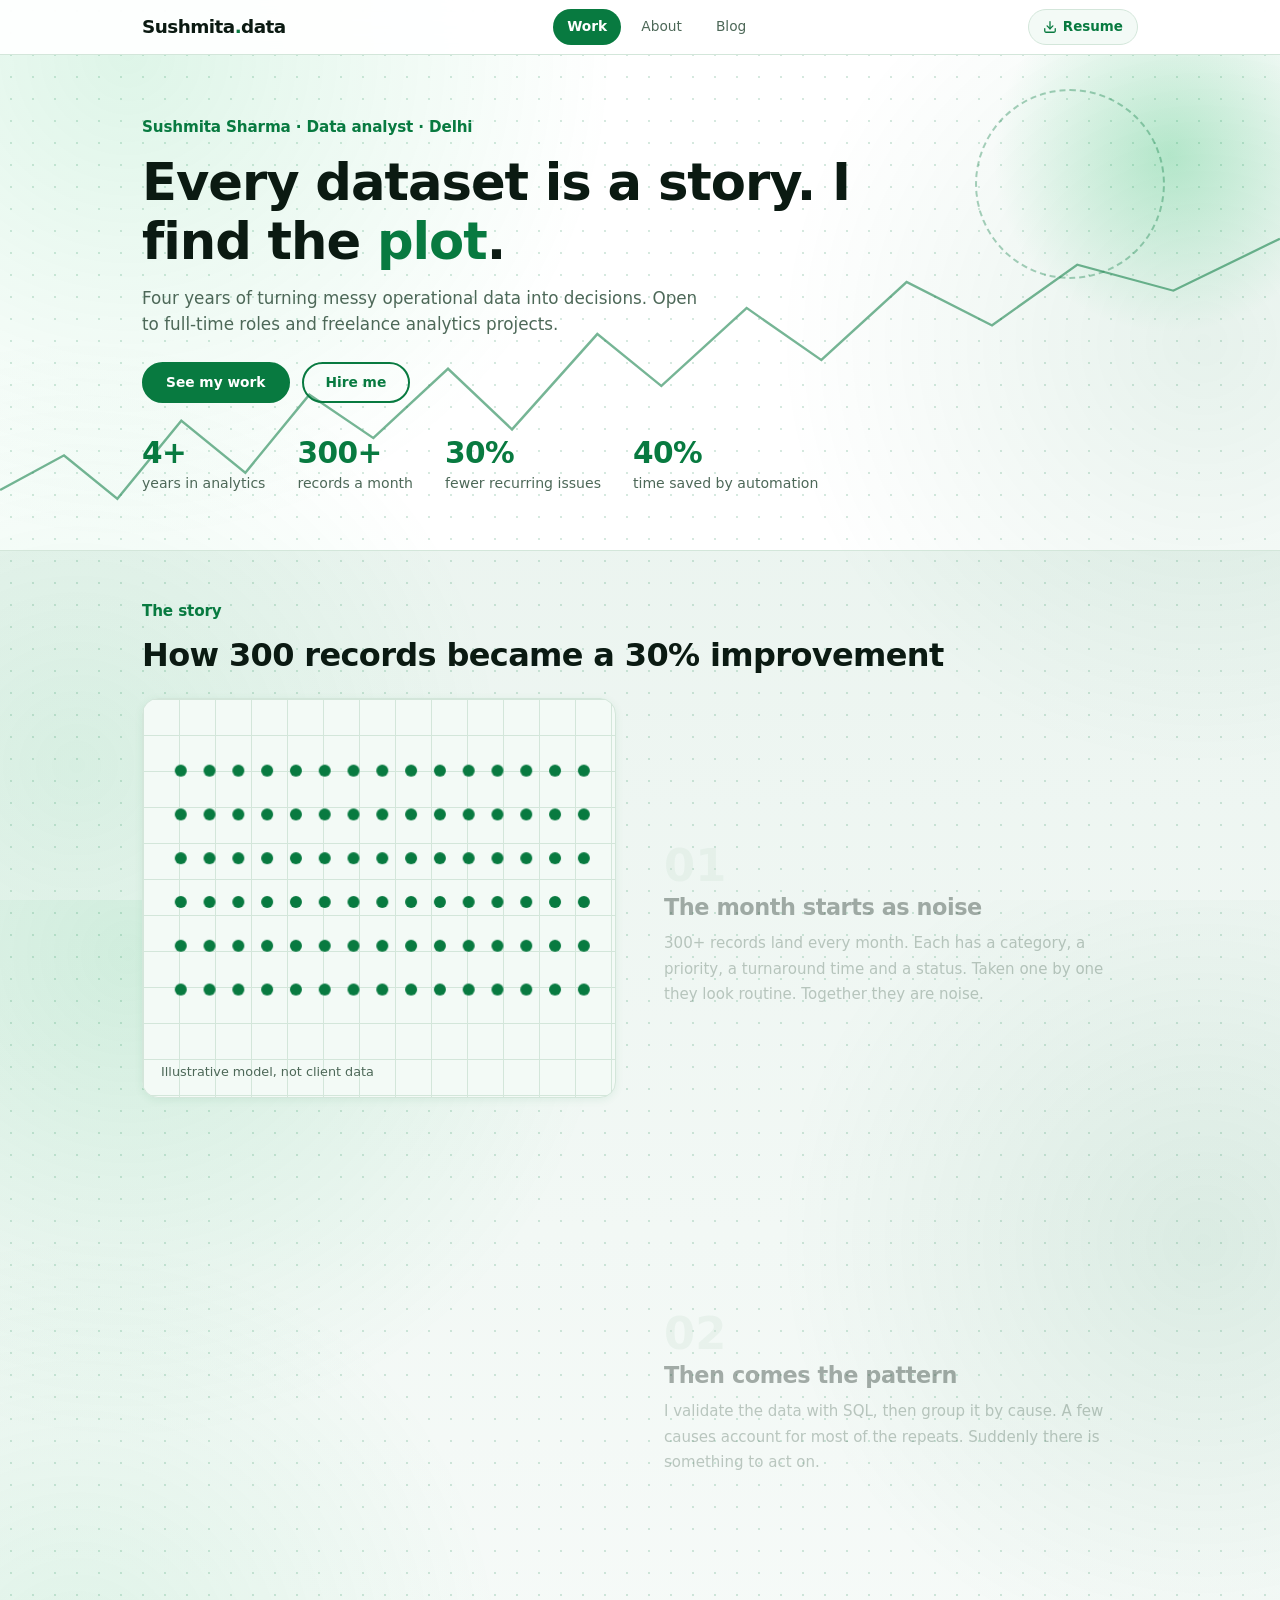
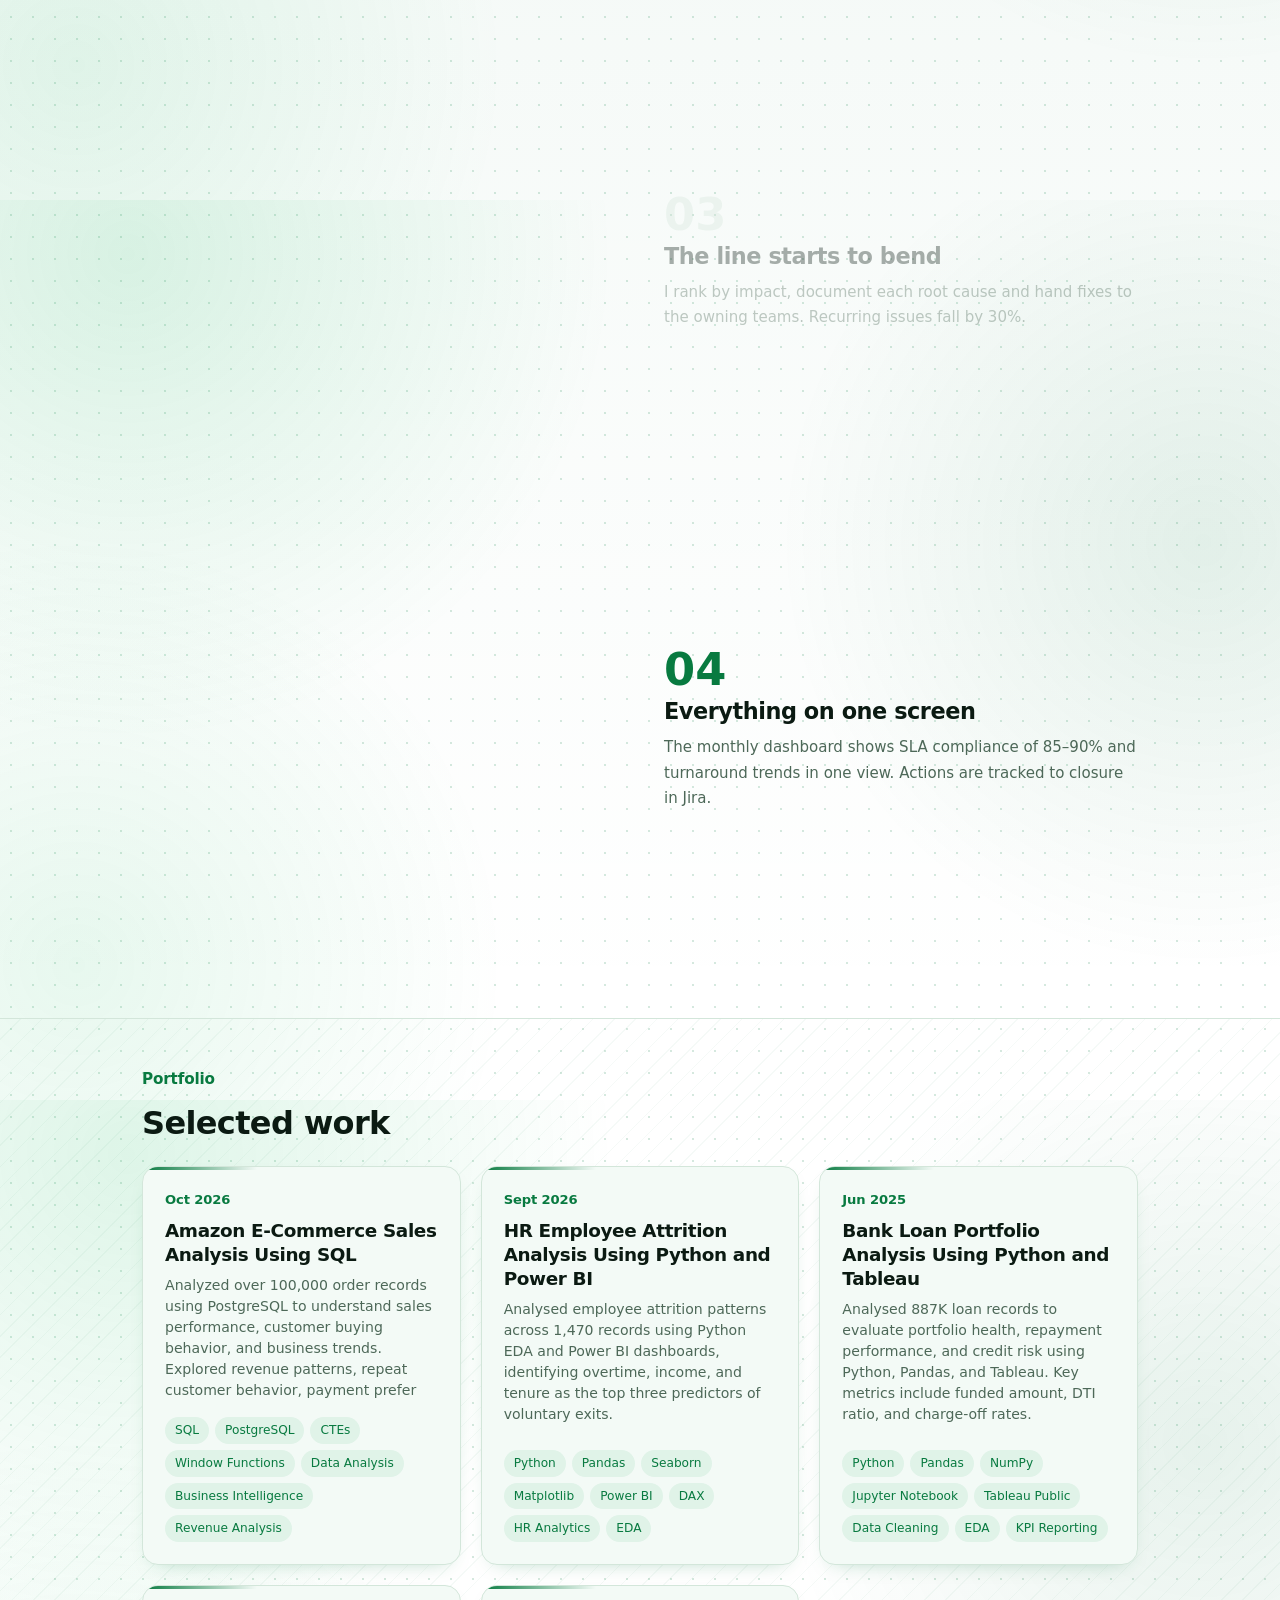
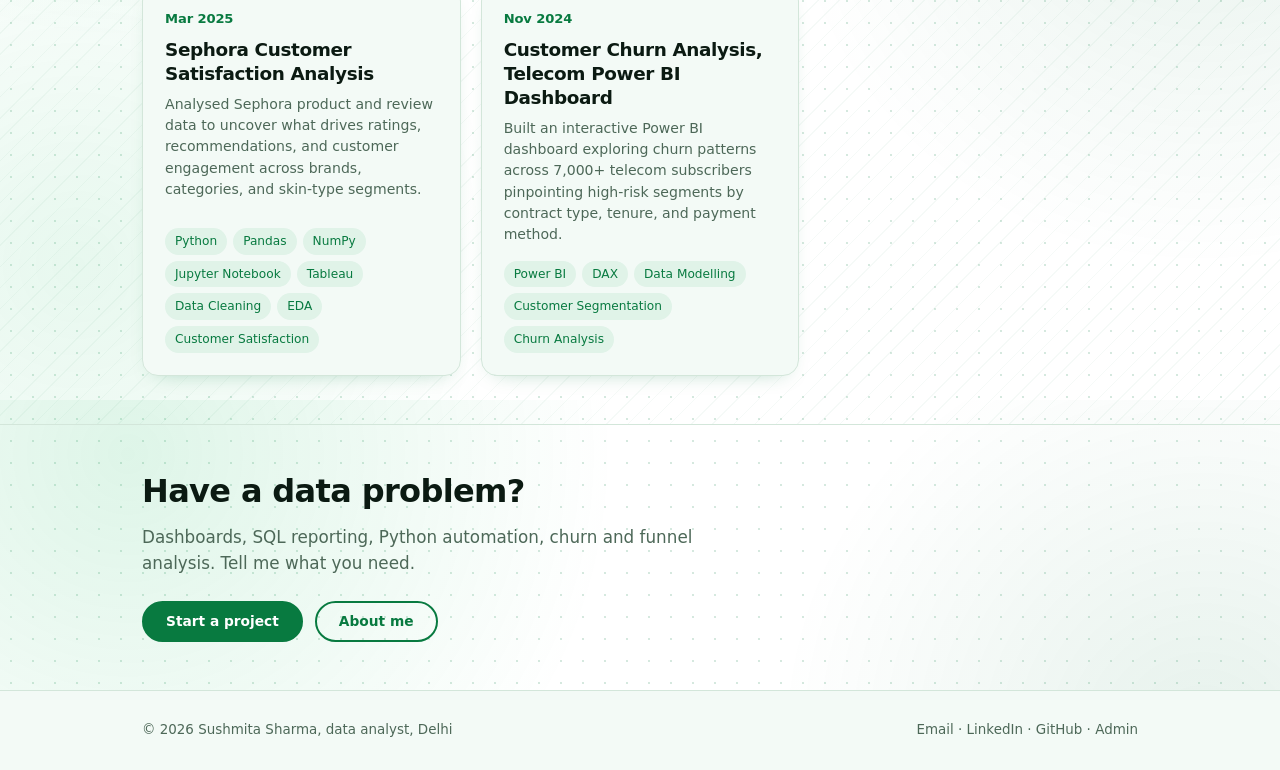
<file: index.html>
<!DOCTYPE html>
<html lang="en">
<head>
  <meta charset="utf-8">
  <meta name="viewport" content="width=device-width, initial-scale=1, viewport-fit=cover">
  <title>Sushmita Sharma | Data Analyst Portfolio: SQL, Python, Power BI</title>
  <meta name="description" content="Portfolio of Sushmita Sharma, a Delhi data analyst with 4+ years in SQL, Python, Power BI and KPI reporting. Case studies, blog and freelance analytics.">
  <meta name="robots" content="index, follow">
  
  <!-- Security policy -->
  <meta name="referrer" content="strict-origin-when-cross-origin">
  <meta http-equiv="Content-Security-Policy" content="default-src 'self'; script-src 'self'; style-src 'self' 'unsafe-inline'; font-src 'self'; connect-src 'self'; img-src 'self' data: blob:; media-src 'self' blob:; frame-src 'none'; object-src 'none'; base-uri 'self';">

  <!-- Open Graph / Social Meta -->
  <meta property="og:type" content="website">
  <meta property="og:title" content="Sushmita Sharma | Data Analyst Portfolio: SQL, Python, Power BI">
  <meta property="og:description" content="Portfolio of Sushmita Sharma, a Delhi data analyst with 4+ years in SQL, Python, Power BI and KPI reporting. Case studies, blog and freelance analytics.">
  <meta name="theme-color" content="#ffffff">
  
  <link rel="icon" href="favicon.svg" type="image/svg+xml">
  
  
  <!-- Modular Stylesheets -->
  <link rel="stylesheet" href="css/style.css">
  <link rel="stylesheet" href="css/home.css">
  
  <!-- Structured Data (JSON-LD) -->
  <script type="application/ld+json">
  {
    "@context": "https://schema.org",
    "@type": "Person",
    "name": "Sushmita Sharma",
    "jobTitle": "Data Analyst",
    "email": "mailto:sushmitasharma741@gmail.com",
    "telephone": "+919875519881",
    "address": {
      "@type": "PostalAddress",
      "addressLocality": "Delhi",
      "addressCountry": "IN"
    },
    "knowsAbout": ["SQL", "Python", "Power BI", "Tableau", "KPI reporting", "Root-cause analysis"],
    "sameAs": [
      "https://www.linkedin.com/in/sushmita-sharma-b5aa95200",
      "https://github.com/Sushmita-Sharma1"
    ]
  }
  </script>
</head>
<body>
  <!-- Accessibility Skip Link -->
  <a href="#app" class="skip-link">Skip to main content</a>

  <!-- Global Header -->
  <header>
    <div class="w">
      <a class="logo" href="index.html">Sushmita<b>.</b>data</a>
      <nav aria-label="Main Navigation">
        <a href="index.html" class="on" aria-current="page">Work</a>
        <a href="about.html">About</a>
        <a href="blog.html">Blog</a>
      </nav>
      <a class="btn-download-nav" href="media/Sushmita_Sharma_Data_Analyst.pdf" download="Sushmita_Sharma_Data_Analyst_Resume.pdf" target="_blank" rel="noopener noreferrer" title="Download Sushmita Sharma Resume">
        <svg width="14" height="14" viewBox="0 0 24 24" fill="none" stroke="currentColor" stroke-width="2.2" stroke-linecap="round" stroke-linejoin="round" aria-hidden="true"><path d="M21 15v4a2 2 0 0 1-2 2H5a2 2 0 0 1-2-2v-4"/><polyline points="7 10 12 15 17 10"/><line x1="12" y1="15" x2="12" y2="3"/></svg>
        <span>Resume</span>
      </a>
    </div>
  </header>

  <!-- Main Content -->
  <main id="app" tabindex="-1">
    <!-- Hero Section -->
    <section class="hero no-border">
      <svg class="hero-chart-svg" viewBox="0 0 1200 400" preserveAspectRatio="none" aria-hidden="true">
        <path class="hero-chart-path" d="M0 330 L60 290 L110 340 L170 250 L230 310 L290 220 L350 270 L420 190 L480 260 L560 150 L620 210 L700 120 L770 180 L850 90 L930 140 L1010 70 L1100 100 L1200 40"/>
      </svg>
      <div class="w">
        <p class="kick">Sushmita Sharma &middot; Data analyst &middot; Delhi</p>
        <h1>Every dataset is a story. I find the <em>plot</em>.</h1>
        <p class="lead">Four years of turning messy operational data into decisions. Open to full-time roles and freelance analytics projects.</p>
        
        <div class="row">
          <a class="btn" href="#cases">See my work</a>
          <a class="btn o" href="mailto:sushmitasharma741@gmail.com?subject=Hiring%20inquiry">Hire me</a>
        </div>

        <div class="stats">
          <div class="stat-item">
            <b>4+</b>
            <span>years in analytics</span>
          </div>
          <div class="stat-item">
            <b>300+</b>
            <span>records a month</span>
          </div>
          <div class="stat-item">
            <b>30%</b>
            <span>fewer recurring issues</span>
          </div>
          <div class="stat-item">
            <b>40%</b>
            <span>time saved by automation</span>
          </div>
        </div>
      </div>
    </section>

    <!-- Interactive Scroll Story Section -->
    <section id="story">
      <div class="w">
        <p class="kick">The story</p>
        <h2>How 300 records became a 30% improvement</h2>
        
        <div class="story">
          <div class="stage" id="stage" role="img" aria-label="Interactive visualization of dots morphing from scattered records to grouped causes to an improving trend">
            <small id="scap">Illustrative model, not client data</small>
          </div>
          
          <div class="chapters">
            <div class="ch" data-i="0">
              <span class="n">01</span>
              <h3>The month starts as noise</h3>
              <p>300+ records land every month. Each has a category, a priority, a turnaround time and a status. Taken one by one they look routine. Together they are noise.</p>
            </div>
            <div class="ch" data-i="1">
              <span class="n">02</span>
              <h3>Then comes the pattern</h3>
              <p>I validate the data with SQL, then group it by cause. A few causes account for most of the repeats. Suddenly there is something to act on.</p>
            </div>
            <div class="ch" data-i="2">
              <span class="n">03</span>
              <h3>The line starts to bend</h3>
              <p>I rank by impact, document each root cause and hand fixes to the owning teams. Recurring issues fall by 30%.</p>
            </div>
            <div class="ch" data-i="3">
              <span class="n">04</span>
              <h3>Everything on one screen</h3>
              <p>The monthly dashboard shows SLA compliance of 85–90% and turnaround trends in one view. Actions are tracked to closure in Jira.</p>
            </div>
          </div>
        </div>
      </div>
    </section>

    <!-- Case Studies Section -->
    <section id="cases">
      <div class="w">
        <p class="kick">Portfolio</p>
        <h2>Selected work</h2>
        <div class="grid" id="works-grid"></div>
      </div>
    </section>

    <!-- Contact & Collaboration Section -->
    <section>
      <div class="w">
        <h2>Have a data problem?</h2>
        <p class="lead">Dashboards, SQL reporting, Python automation, churn and funnel analysis. Tell me what you need.</p>
        <div class="row">
          <a class="btn" href="mailto:sushmitasharma741@gmail.com?subject=Freelance%20project">Start a project</a>
          <a class="btn o" href="about.html">About me</a>
        </div>
      </div>
    </section>
  </main>

  <!-- Global Footer -->
  <footer>
    <div class="w">
      <span>&copy; <span id="yr">2026</span> Sushmita Sharma, data analyst, Delhi</span>
      <span>
        <a href="mailto:sushmitasharma741@gmail.com">Email</a> &middot;
        <a href="https://www.linkedin.com/in/sushmita-sharma-b5aa95200" rel="noopener noreferrer" target="_blank">LinkedIn</a> &middot;
        <a href="https://github.com/Sushmita-Sharma1" rel="noopener noreferrer" target="_blank">GitHub</a> &middot;
        <a href="admin.html">Admin</a>
      </span>
    </div>
  </footer>

  <!-- Scripts (Deferred Modular Architecture) -->
  <script src="data/content.js" defer></script>
  <script src="js/app.js" defer></script>
  <script src="js/story.js" defer></script>
  <script src="js/home.js" defer></script>
</body>
</html>
</file>
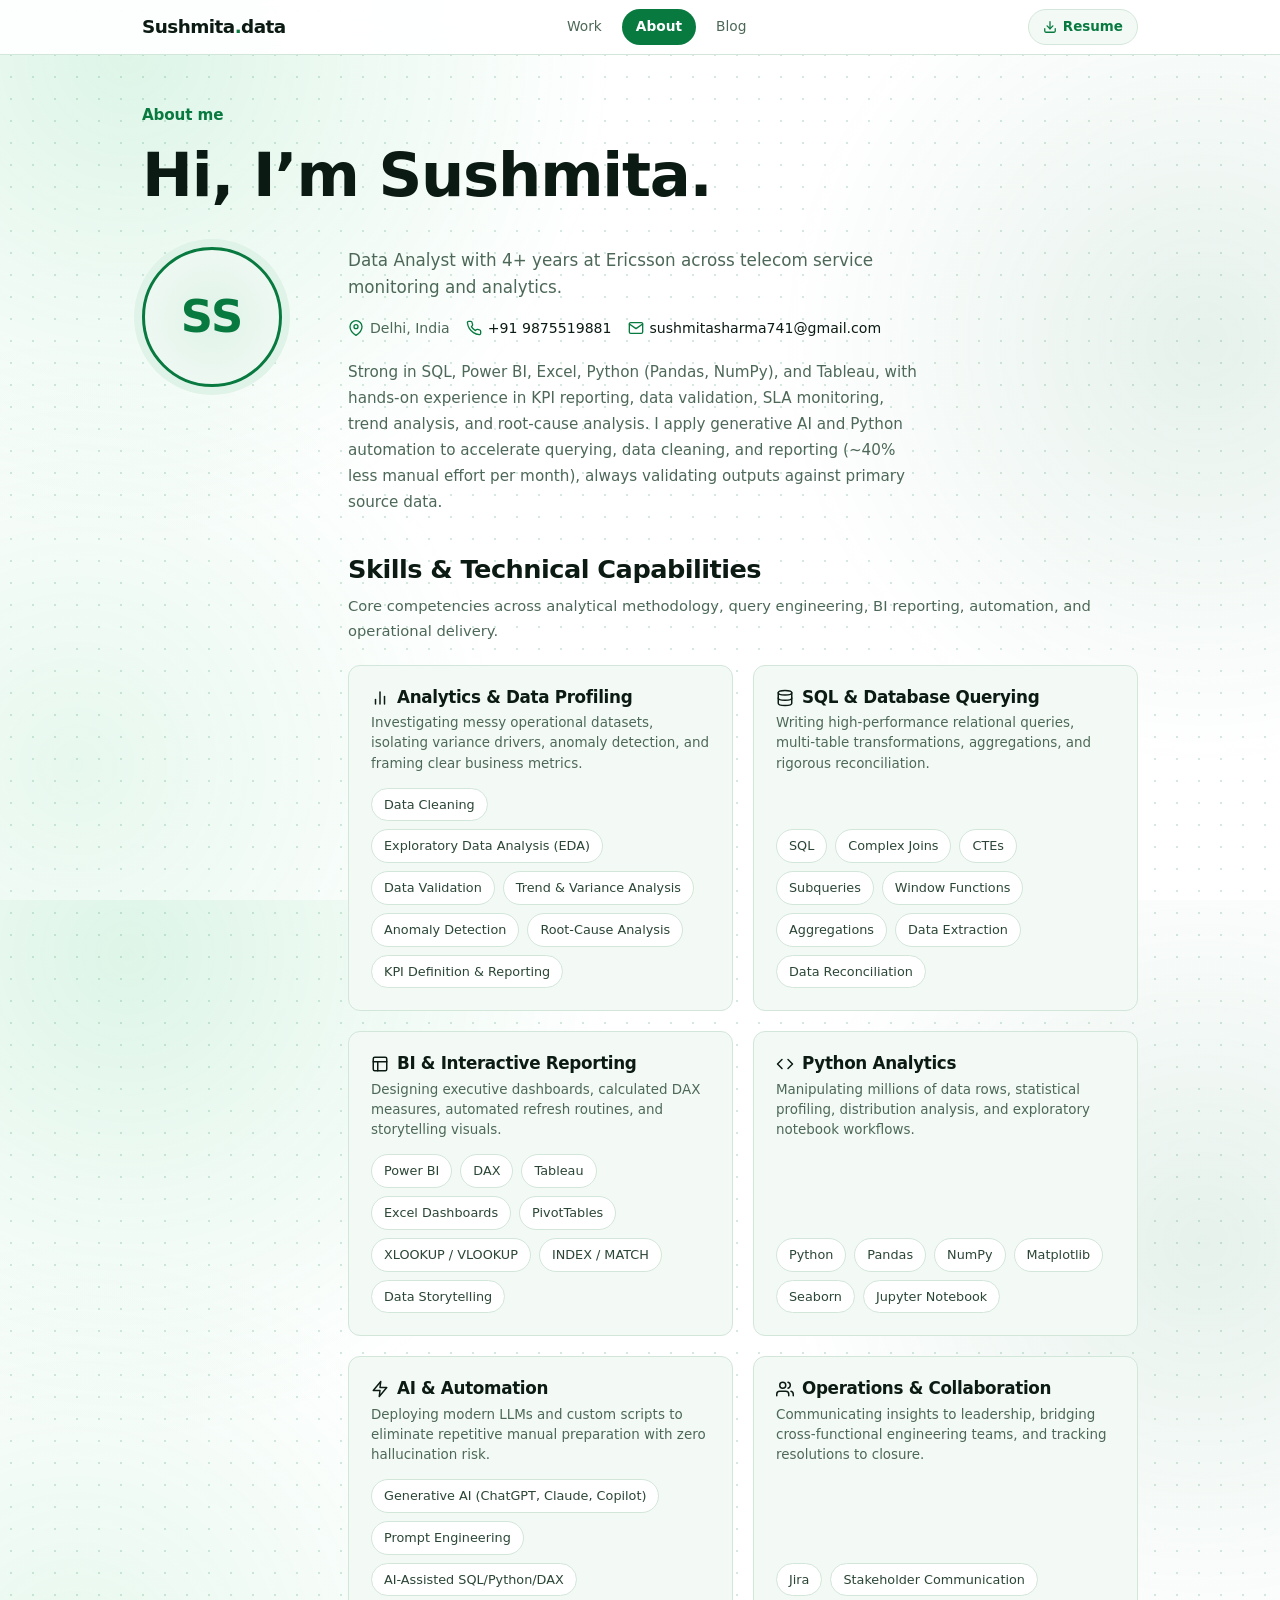
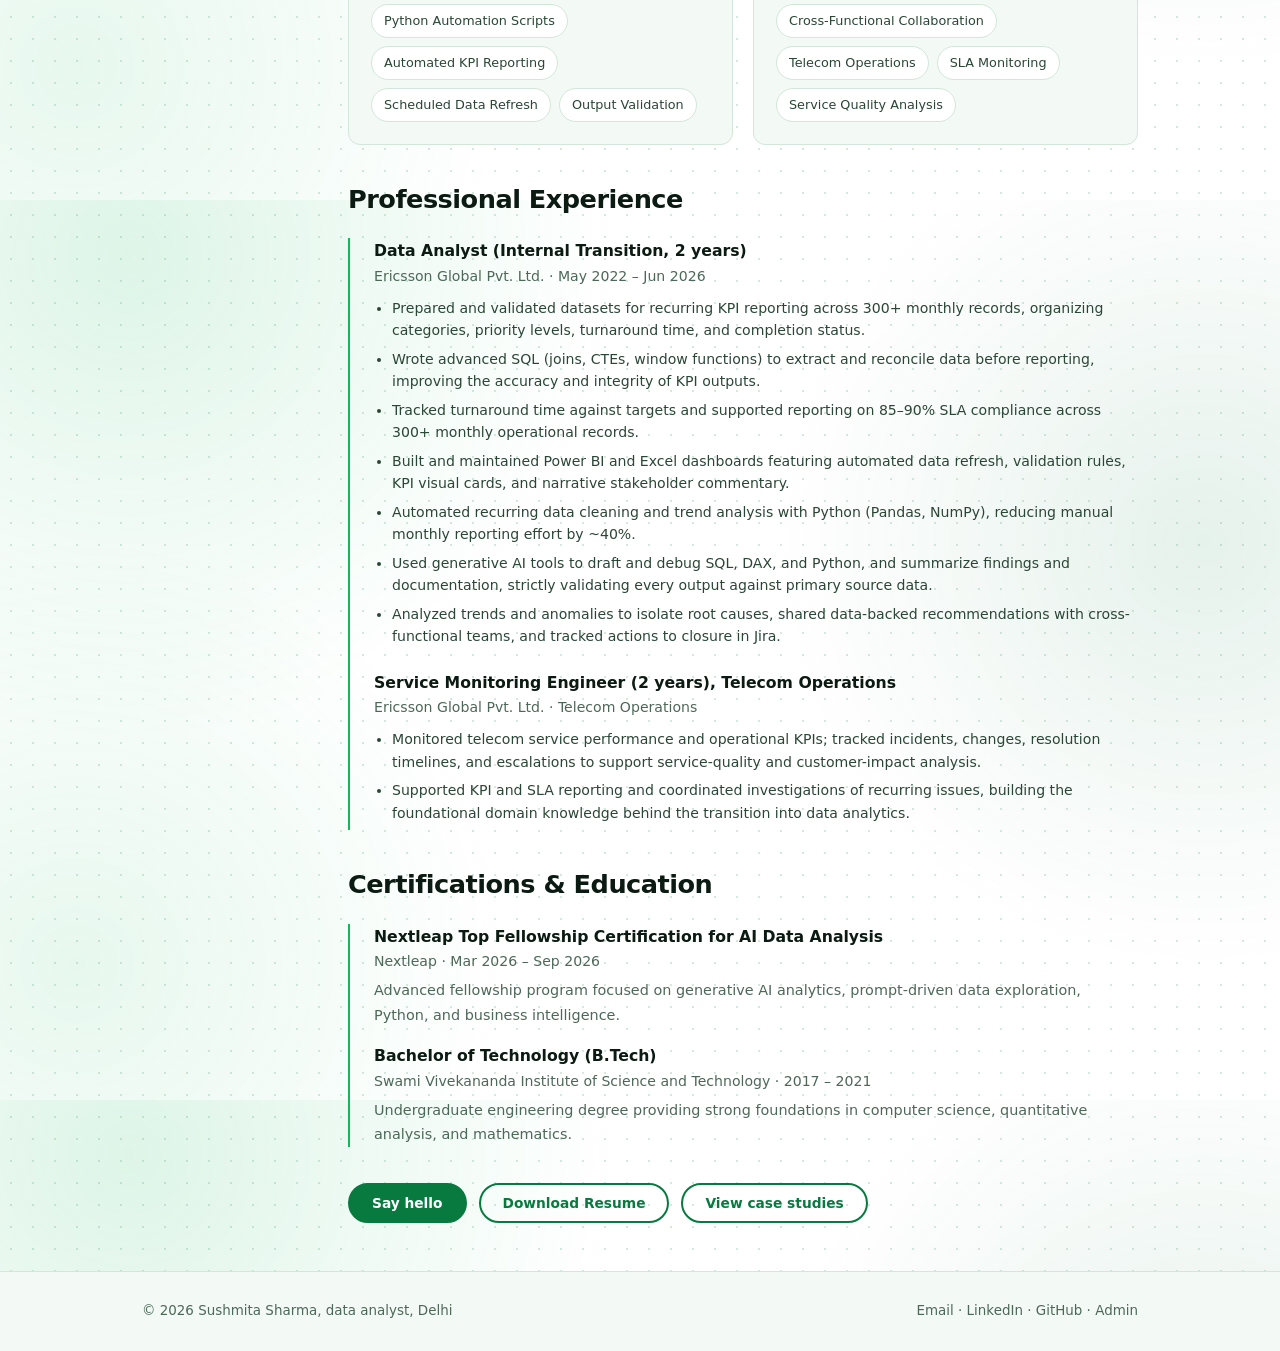
<file: about.html>
<!DOCTYPE html>
<html lang="en">
<head>
  <meta charset="utf-8">
  <meta name="viewport" content="width=device-width, initial-scale=1, viewport-fit=cover">
  <title>About Sushmita Sharma | Data Analyst, Delhi</title>
  <meta name="description" content="Professional background of Sushmita Sharma, a Delhi-based Data Analyst with 4+ years at Ericsson specializing in SQL, Power BI, Python, KPI reporting, and AI-assisted automation.">
  <meta name="robots" content="index, follow">
  
  <!-- Security policy -->
  <meta name="referrer" content="strict-origin-when-cross-origin">
  <meta http-equiv="Content-Security-Policy" content="default-src 'self'; script-src 'self'; style-src 'self' 'unsafe-inline'; font-src 'self'; connect-src 'self'; img-src 'self' data: blob:; media-src 'self' blob:; frame-src 'none'; object-src 'none'; base-uri 'self';">

  <!-- Open Graph / Social Meta -->
  <meta property="og:type" content="website">
  <meta property="og:title" content="About Sushmita Sharma | Data Analyst, Delhi">
  <meta property="og:description" content="Professional background of Sushmita Sharma, Data Analyst with 4+ years at Ericsson across telecom service monitoring, SQL, Power BI, Python, and SLA analytics.">
  <meta name="theme-color" content="#ffffff">
  
  <link rel="icon" href="favicon.svg" type="image/svg+xml">
  
  
  <!-- Modular Stylesheets -->
  <link rel="stylesheet" href="css/style.css">
  <link rel="stylesheet" href="css/about.css">
  
  <!-- Structured Data (JSON-LD) -->
  <script type="application/ld+json">
  {
    "@context": "https://schema.org",
    "@type": "Person",
    "name": "Sushmita Sharma",
    "jobTitle": "Data Analyst",
    "email": "mailto:sushmitasharma741@gmail.com",
    "telephone": "+919875519881",
    "address": {
      "@type": "PostalAddress",
      "addressLocality": "Delhi",
      "addressCountry": "IN"
    },
    "worksFor": {
      "@type": "Organization",
      "name": "Ericsson Global Pvt. Ltd."
    },
    "alumniOf": {
      "@type": "EducationalOrganization",
      "name": "Swami Vivekananda Institute of Science and Technology"
    },
    "knowsAbout": [
      "SQL",
      "Power BI",
      "Python",
      "Pandas",
      "NumPy",
      "Tableau",
      "DAX",
      "KPI Reporting",
      "Root-Cause Analysis",
      "SLA Monitoring",
      "Generative AI",
      "Workflow Automation"
    ],
    "sameAs": [
      "https://www.linkedin.com/in/sushmita-sharma-b5aa95200",
      "https://github.com/Sushmita-Sharma1"
    ]
  }
  </script>
</head>
<body>
  <!-- Accessibility Skip Link -->
  <a href="#app" class="skip-link">Skip to main content</a>

  <!-- Global Header -->
  <header>
    <div class="w">
      <a class="logo" href="index.html">Sushmita<b>.</b>data</a>
      <nav aria-label="Main Navigation">
        <a href="index.html">Work</a>
        <a href="about.html" class="on" aria-current="page">About</a>
        <a href="blog.html">Blog</a>
      </nav>
      <a class="btn-download-nav" href="media/Sushmita_Sharma_Data_Analyst.pdf" target="_blank" rel="noopener noreferrer" title="Download Sushmita Sharma Resume">
        <svg width="14" height="14" viewBox="0 0 24 24" fill="none" stroke="currentColor" stroke-width="2.2" stroke-linecap="round" stroke-linejoin="round" aria-hidden="true"><path d="M21 15v4a2 2 0 0 1-2 2H5a2 2 0 0 1-2-2v-4"/><polyline points="7 10 12 15 17 10"/><line x1="12" y1="15" x2="12" y2="3"/></svg>
        <span>Resume</span>
      </a>
    </div>
  </header>

  <!-- Main Content -->
  <main id="app" tabindex="-1">
    <section class="no-border">
      <div class="w">
        <p class="kick">About me</p>
        <h1 class="about-hero-title">Hi, I’m Sushmita.</h1>
        
        <div class="about">
          <!-- Monogram Badge Avatar -->
          <div class="mono" aria-hidden="true">SS</div>
          
          <div class="about-content">
            <p class="lead">Data Analyst with 4+ years at Ericsson across telecom service monitoring and analytics.</p>
            
            <!-- Quick Contact / Location Metadata -->
            <div class="about-meta-row">
              <span class="about-meta-item">
                <svg width="16" height="16" viewBox="0 0 24 24" fill="none" stroke="currentColor" stroke-width="2" stroke-linecap="round" stroke-linejoin="round" aria-hidden="true"><path d="M21 10c0 7-9 13-9 13s-9-6-9-13a9 9 0 0 1 18 0z"/><circle cx="12" cy="10" r="3"/></svg>
                Delhi, India
              </span>
              <span class="about-meta-item">
                <svg width="16" height="16" viewBox="0 0 24 24" fill="none" stroke="currentColor" stroke-width="2" stroke-linecap="round" stroke-linejoin="round" aria-hidden="true"><path d="M22 16.92v3a2 2 0 0 1-2.18 2 19.79 19.79 0 0 1-8.63-3.07 19.5 19.5 0 0 1-6-6 19.79 19.79 0 0 1-3.07-8.67A2 2 0 0 1 4.11 2h3a2 2 0 0 1 2 1.72 12.84 12.84 0 0 0 .7 2.81 2 2 0 0 1-.45 2.11L8.09 9.91a16 16 0 0 0 6 6l1.27-1.27a2 2 0 0 1 2.11-.45 12.84 12.84 0 0 0 2.81.7A2 2 0 0 1 22 16.92z"/></svg>
                <a href="tel:+919875519881">+91 9875519881</a>
              </span>
              <span class="about-meta-item">
                <svg width="16" height="16" viewBox="0 0 24 24" fill="none" stroke="currentColor" stroke-width="2" stroke-linecap="round" stroke-linejoin="round" aria-hidden="true"><path d="M4 4h16c1.1 0 2 .9 2 2v12c0 1.1-.9 2-2 2H4c-1.1 0-2-.9-2-2V6c0-1.1.9-2 2-2z"/><polyline points="22,6 12,13 2,6"/></svg>
                <a href="mailto:sushmitasharma741@gmail.com">sushmitasharma741@gmail.com</a>
              </span>
            </div>

            <p class="about-bio">Strong in SQL, Power BI, Excel, Python (Pandas, NumPy), and Tableau, with hands-on experience in KPI reporting, data validation, SLA monitoring, trend analysis, and root-cause analysis. I apply generative AI and Python automation to accelerate querying, data cleaning, and reporting (~40% less manual effort per month), always validating outputs against primary source data.</p>

            <!-- Skills Section Matrix (Sectioned with Headings) -->
            <h2 class="about-section-heading">Skills &amp; Technical Capabilities</h2>
            <p class="about-section-subhead">Core competencies across analytical methodology, query engineering, BI reporting, automation, and operational delivery.</p>

            <div class="skills-matrix">
              <!-- Category 1: Analytics -->
              <div class="skill-category-card">
                <h3>
                  <svg width="18" height="18" viewBox="0 0 24 24" fill="none" stroke="currentColor" stroke-width="2" stroke-linecap="round" stroke-linejoin="round" aria-hidden="true"><line x1="18" y1="20" x2="18" y2="10"/><line x1="12" y1="20" x2="12" y2="4"/><line x1="6" y1="20" x2="6" y2="14"/></svg>
                  Analytics &amp; Data Profiling
                </h3>
                <p class="skill-desc">Investigating messy operational datasets, isolating variance drivers, anomaly detection, and framing clear business metrics.</p>
                <div class="chips">
                  <span>Data Cleaning</span>
                  <span>Exploratory Data Analysis (EDA)</span>
                  <span>Data Validation</span>
                  <span>Trend &amp; Variance Analysis</span>
                  <span>Anomaly Detection</span>
                  <span>Root-Cause Analysis</span>
                  <span>KPI Definition &amp; Reporting</span>
                </div>
              </div>

              <!-- Category 2: SQL and Databases -->
              <div class="skill-category-card">
                <h3>
                  <svg width="18" height="18" viewBox="0 0 24 24" fill="none" stroke="currentColor" stroke-width="2" stroke-linecap="round" stroke-linejoin="round" aria-hidden="true"><ellipse cx="12" cy="5" rx="9" ry="3"/><path d="M21 12c0 1.66-4 3-9 3s-9-1.34-9-3"/><path d="M3 5v14c0 1.66 4 3 9 3s9-1.34 9-3V5"/></svg>
                  SQL &amp; Database Querying
                </h3>
                <p class="skill-desc">Writing high-performance relational queries, multi-table transformations, aggregations, and rigorous reconciliation.</p>
                <div class="chips">
                  <span>SQL</span>
                  <span>Complex Joins</span>
                  <span>CTEs</span>
                  <span>Subqueries</span>
                  <span>Window Functions</span>
                  <span>Aggregations</span>
                  <span>Data Extraction</span>
                  <span>Data Reconciliation</span>
                </div>
                
              </div>

              <!-- Category 3: BI and Reporting -->
              <div class="skill-category-card">
                <h3>
                  <svg width="18" height="18" viewBox="0 0 24 24" fill="none" stroke="currentColor" stroke-width="2" stroke-linecap="round" stroke-linejoin="round" aria-hidden="true"><rect x="3" y="3" width="18" height="18" rx="2"/><path d="M3 9h18"/><path d="M9 21V9"/></svg>
                  BI &amp; Interactive Reporting
                </h3>
                <p class="skill-desc">Designing executive dashboards, calculated DAX measures, automated refresh routines, and storytelling visuals.</p>
                <div class="chips">
                  <span>Power BI</span>
                  <span>DAX</span>
                  <span>Tableau</span>
                  <span>Excel Dashboards</span>
                  <span>PivotTables</span>
                  <span>XLOOKUP / VLOOKUP</span>
                  <span>INDEX / MATCH</span>
                  <span>Data Storytelling</span>
                </div>
              </div>

              <!-- Category 4: Python -->
              <div class="skill-category-card">
                <h3>
                  <svg width="18" height="18" viewBox="0 0 24 24" fill="none" stroke="currentColor" stroke-width="2" stroke-linecap="round" stroke-linejoin="round" aria-hidden="true"><polyline points="16 18 22 12 16 6"/><polyline points="8 6 2 12 8 18"/></svg>
                  Python Analytics
                </h3>
                <p class="skill-desc">Manipulating millions of data rows, statistical profiling, distribution analysis, and exploratory notebook workflows.</p>
                <div class="chips">
                  <span>Python</span>
                  <span>Pandas</span>
                  <span>NumPy</span>
                  <span>Matplotlib</span>
                  <span>Seaborn</span>
                  <span>Jupyter Notebook</span>
                </div>
              </div>

              <!-- Category 5: AI and Automation -->
              <div class="skill-category-card">
                <h3>
                  <svg width="18" height="18" viewBox="0 0 24 24" fill="none" stroke="currentColor" stroke-width="2" stroke-linecap="round" stroke-linejoin="round" aria-hidden="true"><polygon points="13 2 3 14 12 14 11 22 21 10 12 10 13 2"/></svg>
                  AI &amp; Automation
                </h3>
                <p class="skill-desc">Deploying modern LLMs and custom scripts to eliminate repetitive manual preparation with zero hallucination risk.</p>
                <div class="chips">
                  <span>Generative AI (ChatGPT, Claude, Copilot)</span>
                  <span>Prompt Engineering</span>
                  <span>AI-Assisted SQL/Python/DAX</span>
                  <span>Python Automation Scripts</span>
                  <span>Automated KPI Reporting</span>
                  <span>Scheduled Data Refresh</span>
                  <span>Output Validation</span>
                </div>
              </div>

              <!-- Category 6: Executions & Operations -->
              <div class="skill-category-card">
                <h3>
                  <svg width="18" height="18" viewBox="0 0 24 24" fill="none" stroke="currentColor" stroke-width="2" stroke-linecap="round" stroke-linejoin="round" aria-hidden="true"><path d="M17 21v-2a4 4 0 0 0-4-4H5a4 4 0 0 0-4 4v2"/><circle cx="9" cy="7" r="4"/><path d="M23 21v-2a4 4 0 0 0-3-3.87"/><path d="M16 3.13a4 4 0 0 1 0 7.75"/></svg>
                  Operations &amp; Collaboration
                </h3>
                <p class="skill-desc">Communicating insights to leadership, bridging cross-functional engineering teams, and tracking resolutions to closure.</p>
                <div class="chips">
                  <span>Jira</span>
                  <span>Stakeholder Communication</span>
                  <span>Cross-Functional Collaboration</span>
                  <span>Telecom Operations</span>
                  <span>SLA Monitoring</span>
                  <span>Service Quality Analysis</span>
                </div>
              </div>
            </div>

            <!-- Career Experience Timeline -->
            <h2 class="about-section-heading">Professional Experience</h2>
            <div class="tl">
              <!-- Role 1 -->
              <div class="tl-item">
                <div class="tl-role">Data Analyst (Internal Transition, 2 years)</div>
                <div class="tl-company">Ericsson Global Pvt. Ltd. &middot; May 2022 &ndash; Jun 2026</div>
                <ul class="tl-bullets">
                  <li>Prepared and validated datasets for recurring KPI reporting across 300+ monthly records, organizing categories, priority levels, turnaround time, and completion status.</li>
                  <li>Wrote advanced SQL (joins, CTEs, window functions) to extract and reconcile data before reporting, improving the accuracy and integrity of KPI outputs.</li>
                  <li>Tracked turnaround time against targets and supported reporting on 85–90% SLA compliance across 300+ monthly operational records.</li>
                  <li>Built and maintained Power BI and Excel dashboards featuring automated data refresh, validation rules, KPI visual cards, and narrative stakeholder commentary.</li>
                  <li>Automated recurring data cleaning and trend analysis with Python (Pandas, NumPy), reducing manual monthly reporting effort by ~40%.</li>
                  <li>Used generative AI tools to draft and debug SQL, DAX, and Python, and summarize findings and documentation, strictly validating every output against primary source data.</li>
                  <li>Analyzed trends and anomalies to isolate root causes, shared data-backed recommendations with cross-functional teams, and tracked actions to closure in Jira.</li>
                </ul>
              </div>

              <!-- Role 2 -->
              <div class="tl-item">
                <div class="tl-role">Service Monitoring Engineer (2 years), Telecom Operations</div>
                <div class="tl-company">Ericsson Global Pvt. Ltd. &middot; Telecom Operations</div>
                <ul class="tl-bullets">
                  <li>Monitored telecom service performance and operational KPIs; tracked incidents, changes, resolution timelines, and escalations to support service-quality and customer-impact analysis.</li>
                  <li>Supported KPI and SLA reporting and coordinated investigations of recurring issues, building the foundational domain knowledge behind the transition into data analytics.</li>
                </ul>
              </div>
            </div>

            <!-- Education & Certifications -->
            <h2 class="about-section-heading">Certifications &amp; Education</h2>
            <div class="tl">
              <div class="tl-item">
                <div class="tl-role">Nextleap Top Fellowship Certification for AI Data Analysis</div>
                <div class="tl-company">Nextleap &middot; Mar 2026 &ndash; Sep 2026</div>
                <p class="tl-desc">Advanced fellowship program focused on generative AI analytics, prompt-driven data exploration, Python, and business intelligence.</p>
              </div>
              <div class="tl-item">
                <div class="tl-role">Bachelor of Technology (B.Tech)</div>
                <div class="tl-company">Swami Vivekananda Institute of Science and Technology &middot; 2017 &ndash; 2021</div>
                <p class="tl-desc">Undergraduate engineering degree providing strong foundations in computer science, quantitative analysis, and mathematics.</p>
              </div>
            </div>

            <!-- Action Buttons -->
            <div class="row" style="margin-top: 36px;">
              <a class="btn" href="mailto:sushmitasharma741@gmail.com?subject=Analytics%20Opportunity">Say hello</a>
              <a class="btn o" href="media/docs/Sushmita_Sharma_Data_Analyst_Resume-.pdf" download="Sushmita_Sharma_Data_Analyst_Resume.pdf" target="_blank" rel="noopener noreferrer">Download Resume</a>
              <a class="btn o" href="work.html">View case studies</a>
            </div>
          </div>
        </div>
      </div>
    </section>
  </main>

  <!-- Global Footer -->
  <footer>
    <div class="w">
      <span>&copy; <span id="yr">2026</span> Sushmita Sharma, data analyst, Delhi</span>
      <span>
        <a href="mailto:sushmitasharma741@gmail.com">Email</a> &middot;
        <a href="https://www.linkedin.com/in/sushmita-sharma-b5aa95200" rel="noopener noreferrer" target="_blank">LinkedIn</a> &middot;
        <a href="https://github.com/Sushmita-Sharma1" rel="noopener noreferrer" target="_blank">GitHub</a> &middot;
        <a href="admin.html">Admin</a>
      </span>
    </div>
  </footer>

  <!-- Scripts -->
  <script src="js/app.js" defer></script>
</body>
</html>
</file>
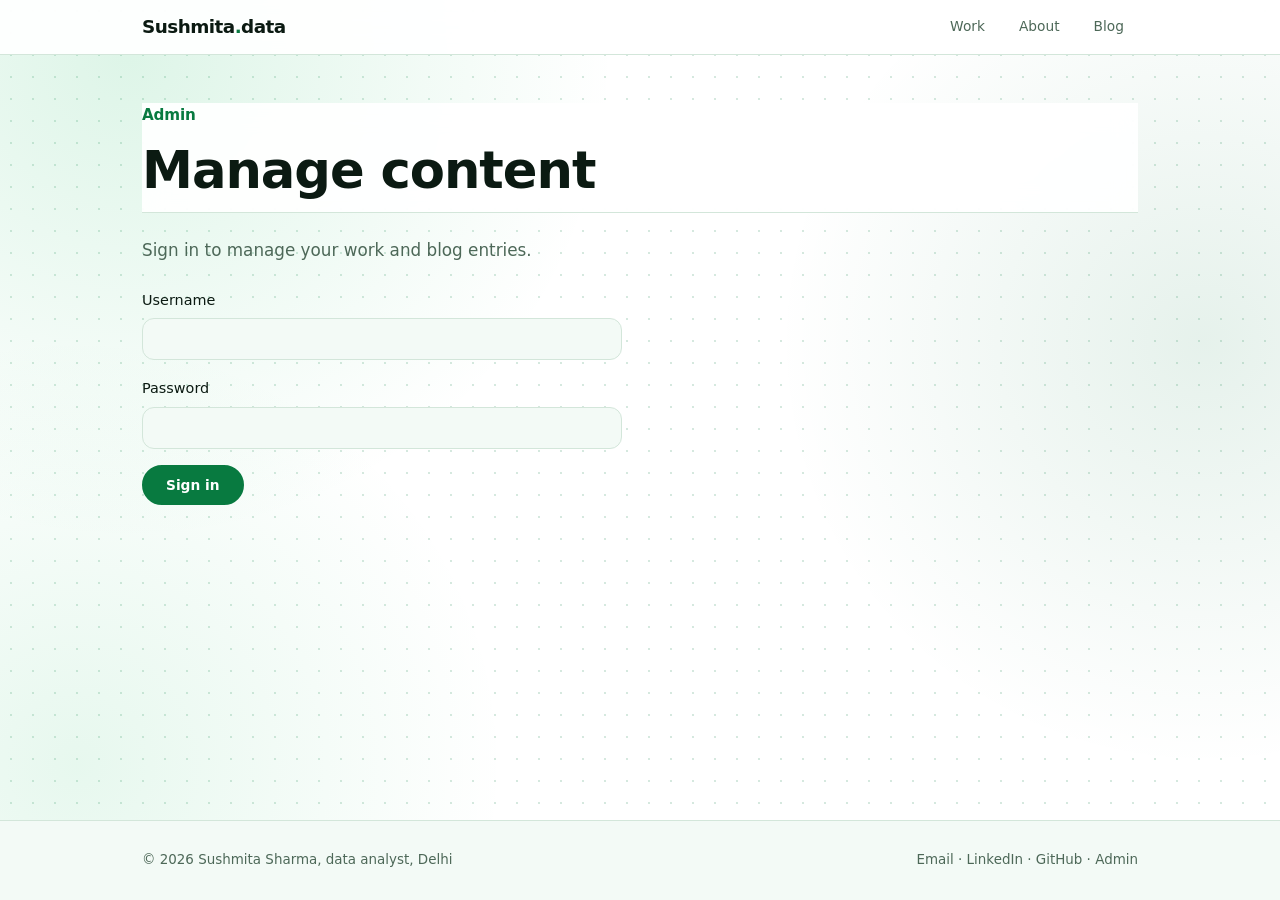
<file: admin.html>
<!DOCTYPE html>
<html lang="en">
<head>
  <meta charset="utf-8">
  <meta name="viewport" content="width=device-width, initial-scale=1, viewport-fit=cover">
  <title>Admin | Sushmita Sharma</title>
  <meta name="description" content="Admin panel for managing portfolio case studies and blog posts.">
  <meta name="robots" content="noindex, nofollow">
  
  <!-- Security policy -->
  <meta name="referrer" content="strict-origin-when-cross-origin">
  <meta http-equiv="Content-Security-Policy" content="default-src 'self'; script-src 'self'; style-src 'self' 'unsafe-inline'; font-src 'self'; connect-src 'self' https://api.github.com; img-src 'self' data: blob:; media-src 'self' blob:; frame-src 'none'; object-src 'none'; base-uri 'self'; form-action 'self';">

  <meta property="og:type" content="website">
  <meta property="og:title" content="Admin | Sushmita Sharma">
  <meta property="og:description" content="Admin panel for managing portfolio case studies and blog posts.">
  <meta name="theme-color" content="#ffffff">
  
  <link rel="icon" href="favicon.svg" type="image/svg+xml">
  
  
  <!-- Modular Stylesheets (Separation of Concerns) -->
  <link rel="stylesheet" href="css/style.css">
  <link rel="stylesheet" href="css/admin.css">
</head>
<body>
  <!-- Accessibility Skip Link -->
  <a href="#app" class="skip-link">Skip to main content</a>

  <!-- Global Header -->
  <header>
    <div class="w">
      <a class="logo" href="index.html">Sushmita<b>.</b>data</a>
      <nav aria-label="Main Navigation">
        <a href="index.html">Work</a>
        <a href="about.html">About</a>
        <a href="blog.html">Blog</a>
      </nav>
    </div>
  </header>

  <!-- Main Content Area -->
  <main id="app" tabindex="-1">
    <section class="no-border">
      <div class="w">
        <header class="admin-header">
          <p class="kick">Admin</p>
          <h1 class="full-width">Manage content</h1>
        </header>

        <!-- Authentication Gate -->
        <div id="gate">
          <p class="lead">Sign in to manage your work and blog entries.</p>
          <form class="auth-form" id="lf">
            <label for="admin-username">
              Username
              <input id="admin-username" name="username" autocomplete="username" required maxlength="64">
            </label>
            <label for="admin-password">
              Password
              <input id="admin-password" name="password" type="password" autocomplete="current-password" required maxlength="200">
            </label>
            <div>
              <button type="submit">Sign in</button>
            </div>
            <p class="auth-status" id="lmsg" role="alert"></p>
          </form>
        </div>

        <!-- Management Panel (Shown when authenticated) -->
        <div id="panel" hidden>
          <div class="session-bar">
            <span class="note">Signed in as administrator</span>
            <button class="o" id="logout" type="button">Log out</button>
          </div>

          <!-- Website Connection Card -->
          <div class="card connection-card">
            <h3>Connect your website</h3>
            <p class="note" id="filenote">Enter your website address and a GitHub access token once. After that, every add, edit and delete is saved to your website automatically.</p>
            
            <form id="gf">
              <label for="gh-url">
                Website URL
                <input id="gh-url" name="url" required placeholder="https://yourname.github.io/portfolio" inputmode="url" autocomplete="off" spellcheck="false">
              </label>
              <label for="gh-repo">
                GitHub repository (auto-filled for github.io addresses)
                <input id="gh-repo" name="repo" placeholder="owner/repo">
              </label>
              <label for="gh-dir">
                Folder inside the repository (leave empty if <b>index.html</b> is at the top level)
                <input id="gh-dir" name="dir" placeholder="e.g. Portfolio" autocomplete="off" spellcheck="false">
              </label>
              <label for="gh-branch">
                Branch
                <input id="gh-branch" name="branch" value="main" autocomplete="off" spellcheck="false">
              </label>
              <label for="gh-token">
                GitHub access token
                <input id="gh-token" name="token" type="password" required autocomplete="off">
              </label>
              <details>
                <summary>How do I get a GitHub token?</summary>
                <p class="note">On GitHub: Settings &rarr; Developer settings &rarr; Personal access tokens &rarr; Fine-grained tokens &rarr; Generate new token. Select only your website repository and set <b>Contents</b> permissions to <b>Read and write</b>. Paste the generated token above.</p>
              </details>
              <div>
                <button type="submit">Connect website</button>
              </div>
            </form>

            <div class="button-row">
              <button class="o" id="connect" type="button">Use a local file instead</button>
              <button class="o" id="forget" type="button" hidden>Disconnect</button>
              <button class="o" id="dl" type="button">Download a copy</button>
              <button class="o" id="dlmap" type="button">Download sitemap.xml</button>
            </div>
          </div>

          <!-- Content Editor Section -->
          <div class="editor-layout" id="editor" hidden>
            <form id="f">
              <input type="hidden" name="orig">
              <label for="entry-kind">
                Type
                <select id="entry-kind" name="kind">
                  <option value="works">Work portfolio page</option>
                  <option value="posts">Blog post</option>
                </select>
              </label>
              <label for="entry-title">
                Title
                <input id="entry-title" name="title" required maxlength="120">
              </label>
              <label for="entry-slug">
                Slug (used in the page address)
                <input id="entry-slug" name="slug" required maxlength="80" pattern="[a-z0-9]+(-[a-z0-9]+)*" title="lowercase letters, numbers and hyphens">
              </label>
              <label for="entry-summary">
                Short summary
                <input id="entry-summary" name="summary" required maxlength="200">
              </label>
              <label for="entry-tags">
                Tags (comma separated)
                <input id="entry-tags" name="tags" placeholder="SQL, Power BI">
              </label>
              <label for="entry-date">
                Date
                <input id="entry-date" name="date" type="date" required>
              </label>
              <label for="entry-body">
                Content
                <textarea id="entry-body" name="body" required maxlength="50000" placeholder="Use ## for headings, - for bullets, a blank line between paragraphs."></textarea>
              </label>
              <label for="entry-dashboard-url" id="dashboard-url-field">
                Dashboard / Live Preview URL <span class="note" style="display:inline;font-weight:400;">(optional — works entries only; embed an iframe on the detail page)</span>
                <input id="entry-dashboard-url" name="dashboardUrl" type="url" placeholder="https://public.tableau.com/…" maxlength="2048">
              </label>

              <!-- Video Upload (works entries only) -->
              <div id="video-upload-field">
                <label for="entry-video" style="margin-bottom:6px;">
                  Project Video <span class="note" style="display:inline;font-weight:400;">(optional — MP4/WebM/OGG, shown as a player on the detail page)</span>
                </label>
                <div class="video-upload-box" id="video-upload-box">
                  <input id="entry-video" name="video" type="file" accept="video/mp4,video/webm,video/ogg" class="video-file-input">
                  <div class="video-upload-prompt" id="video-upload-prompt">
                    <svg width="28" height="28" viewBox="0 0 24 24" fill="none" stroke="currentColor" stroke-width="1.8" stroke-linecap="round" stroke-linejoin="round" aria-hidden="true"><path d="M21 15v4a2 2 0 0 1-2 2H5a2 2 0 0 1-2-2v-4"/><polyline points="17 8 12 3 7 8"/><line x1="12" y1="3" x2="12" y2="15"/></svg>
                    <span>Click to choose a video file<br><small>MP4 · WebM · OGG</small></span>
                  </div>
                  <div class="video-preview-wrap" id="video-preview-wrap" hidden>
                    <video id="video-preview" controls muted class="video-preview-player"></video>
                    <div class="video-meta" id="video-meta"></div>
                    <button type="button" class="o video-clear-btn" id="video-clear-btn">Remove video</button>
                  </div>
                </div>
                <!-- Shows current saved path when editing an entry that already has a video -->
                <div class="video-current" id="video-current" hidden>
                  <span class="note">Current video: </span><span id="video-current-path" class="video-current-path"></span>
                  <button type="button" class="o" id="video-remove-saved-btn" style="padding:4px 12px;font-size:0.8rem;">Remove</button>
                </div>
              </div>

              <!-- Images & Documents Attachments (works and blog) -->
              <div id="attachments-field">
                <label style="margin-bottom:8px;display:block;">
                  Images &amp; Documents
                  <span class="note" style="display:inline;font-weight:400;">(optional — upload multiple files, then drag to set display order)</span>
                </label>
                <div class="attach-dropzone" id="attach-dropzone">
                  <input
                    id="entry-attachments"
                    type="file"
                    accept="image/*,.pdf,.doc,.docx,.xls,.xlsx,.ppt,.pptx,.txt,.csv"
                    multiple
                    class="attach-file-input"
                  >
                  <div class="attach-dropzone-prompt">
                    <svg width="30" height="30" viewBox="0 0 24 24" fill="none" stroke="currentColor" stroke-width="1.8" stroke-linecap="round" stroke-linejoin="round" aria-hidden="true"><path d="M21 15v4a2 2 0 0 1-2 2H5a2 2 0 0 1-2-2v-4"/><polyline points="17 8 12 3 7 8"/><line x1="12" y1="3" x2="12" y2="15"/></svg>
                    <span>Click or drag &amp; drop files here</span>
                    <small>JPG &middot; PNG &middot; GIF &middot; WebP &middot; PDF &middot; DOC &middot; XLS &middot; and more</small>
                  </div>
                </div>
                <!-- Sortable attachment grid rendered by JS -->
                <div class="attach-grid" id="attach-grid"></div>
              </div>

              <div class="form-actions">
                <button type="submit" id="save">Add entry</button>
                <button type="button" class="o" id="cancel" hidden>Cancel edit</button>
              </div>
              <p class="auth-status" id="msg" role="status"></p>
            </form>

            <!-- Entries List -->
            <div class="entries-container">
              <h2 class="entries-heading">All entries</h2>
              <div class="entries-list" id="entries"></div>
            </div>
          </div>
        </div>
      </div>
    </section>
  </main>

  <!-- Global Footer -->
  <footer>
    <div class="w">
      <span>&copy; <span id="yr">2026</span> Sushmita Sharma, data analyst, Delhi</span>
      <span>
        <a href="mailto:sushmitasharma741@gmail.com">Email</a> &middot;
        <a href="https://www.linkedin.com/in/sushmita-sharma-b5aa95200" rel="noopener noreferrer" target="_blank">LinkedIn</a> &middot;
        <a href="https://github.com/Sushmita-Sharma1" rel="noopener noreferrer" target="_blank">GitHub</a> &middot;
        <a href="admin.html">Admin</a>
      </span>
    </div>
  </footer>

  <!-- Scripts -->
  <script src="data/content.js" defer></script>
  <script src="data/auth.js" defer></script>
  <script src="js/auth.js" defer></script>
  <script src="js/app.js" defer></script>
  <script src="js/admin.js" defer></script>
</body>
</html>
</file>
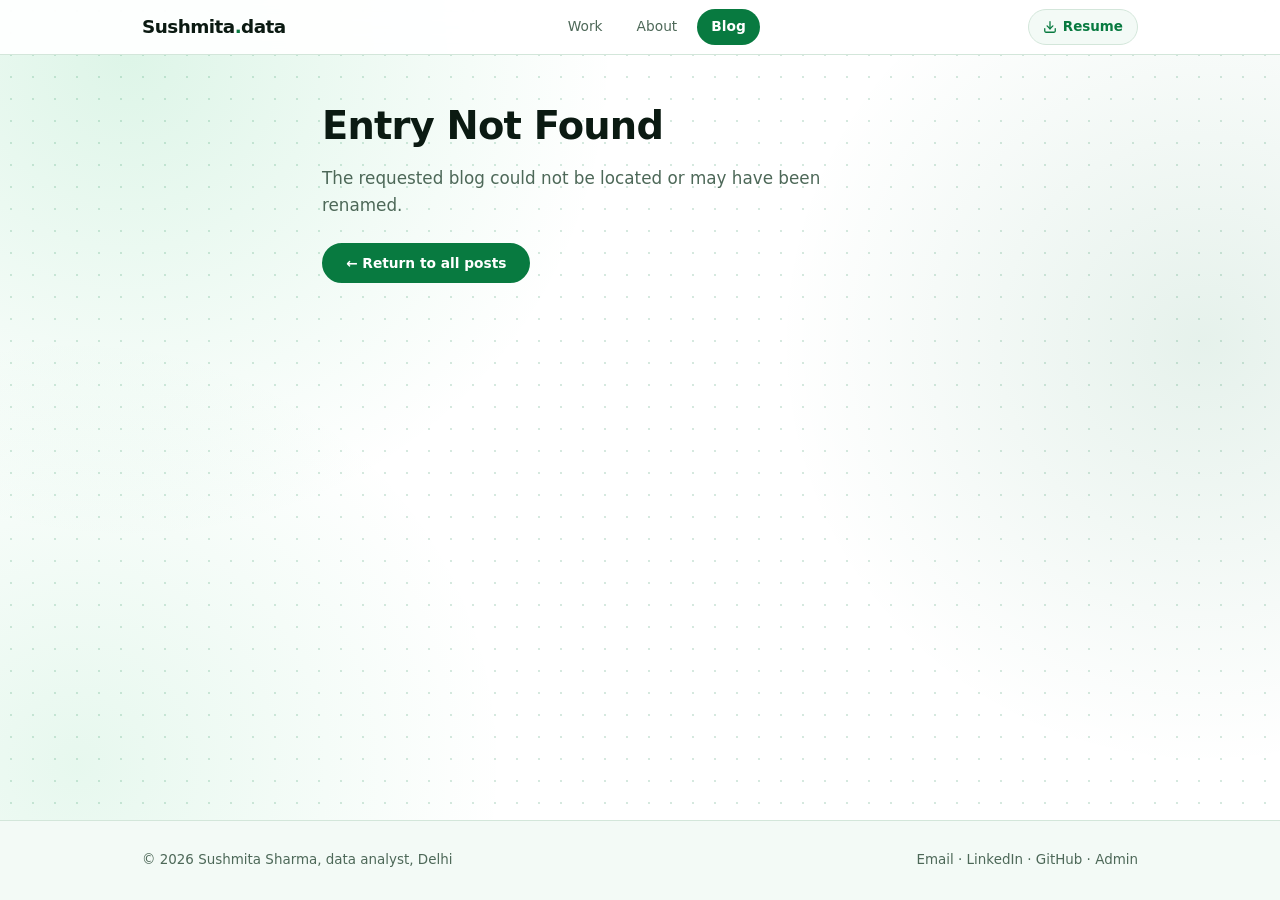
<file: blog-post.html>
<!DOCTYPE html>
<html lang="en">
<head>
  <meta charset="utf-8">
  <meta name="viewport" content="width=device-width, initial-scale=1, viewport-fit=cover">
  <title>Blog Post | Sushmita Sharma</title>
  <meta name="description" content="A blog post by Sushmita Sharma on data analysis.">
  <meta name="robots" content="index, follow">
  
  <!-- Security policy -->
  <meta name="referrer" content="strict-origin-when-cross-origin">
  <meta http-equiv="Content-Security-Policy" content="default-src 'self'; script-src 'self'; style-src 'self' 'unsafe-inline'; font-src 'self'; connect-src 'self'; img-src 'self' data: blob:; media-src 'self' blob:; frame-src 'none'; object-src 'none'; base-uri 'self';">

  <!-- Open Graph / Social Meta -->
  <meta property="og:type" content="website">
  <meta property="og:title" content="Blog Post | Sushmita Sharma">
  <meta property="og:description" content="A blog post by Sushmita Sharma on data analysis.">
  <meta name="theme-color" content="#ffffff">
  
  <link rel="icon" href="favicon.svg" type="image/svg+xml">
  
  
  <!-- Modular Stylesheets (Separation of Concerns) -->
  <link rel="stylesheet" href="css/style.css">
  <link rel="stylesheet" href="css/detail.css">
</head>
<body data-kind="blog">
  <!-- Accessibility Skip Link -->
  <a href="#app" class="skip-link">Skip to main content</a>

  <!-- Global Header -->
  <header>
    <div class="w">
      <a class="logo" href="index.html">Sushmita<b>.</b>data</a>
      <nav aria-label="Main Navigation">
        <a href="index.html">Work</a>
        <a href="about.html">About</a>
        <a href="blog.html" class="on" aria-current="page">Blog</a>
      </nav>
      <a class="btn-download-nav" href="media/Sushmita_Sharma_Data_Analyst.pdf" download="Sushmita_Sharma_Data_Analyst_Resume.pdf" target="_blank" rel="noopener noreferrer" title="Download Sushmita Sharma Resume">
        <svg width="14" height="14" viewBox="0 0 24 24" fill="none" stroke="currentColor" stroke-width="2.2" stroke-linecap="round" stroke-linejoin="round" aria-hidden="true"><path d="M21 15v4a2 2 0 0 1-2 2H5a2 2 0 0 1-2-2v-4"/><polyline points="7 10 12 15 17 10"/><line x1="12" y1="15" x2="12" y2="3"/></svg>
        <span>Resume</span>
      </a>
    </div>
  </header>

  <!-- Main Content Area -->
  <main id="app" tabindex="-1">
    <article class="art" id="art">
      <p class="note">Loading post details&hellip;</p>
    </article>
  </main>

  <!-- Global Footer -->
  <footer>
    <div class="w">
      <span>&copy; <span id="yr">2026</span> Sushmita Sharma, data analyst, Delhi</span>
      <span>
        <a href="mailto:sushmitasharma741@gmail.com">Email</a> &middot;
        <a href="https://www.linkedin.com/in/sushmita-sharma-b5aa95200" rel="noopener noreferrer" target="_blank">LinkedIn</a> &middot;
        <a href="https://github.com/Sushmita-Sharma1" rel="noopener noreferrer" target="_blank">GitHub</a> &middot;
        <a href="admin.html">Admin</a>
      </span>
    </div>
  </footer>

  <!-- Scripts -->
  <script src="data/content.js" defer></script>
  <script src="js/app.js" defer></script>
  <script src="js/detail.js" defer></script>
</body>
</html>
</file>
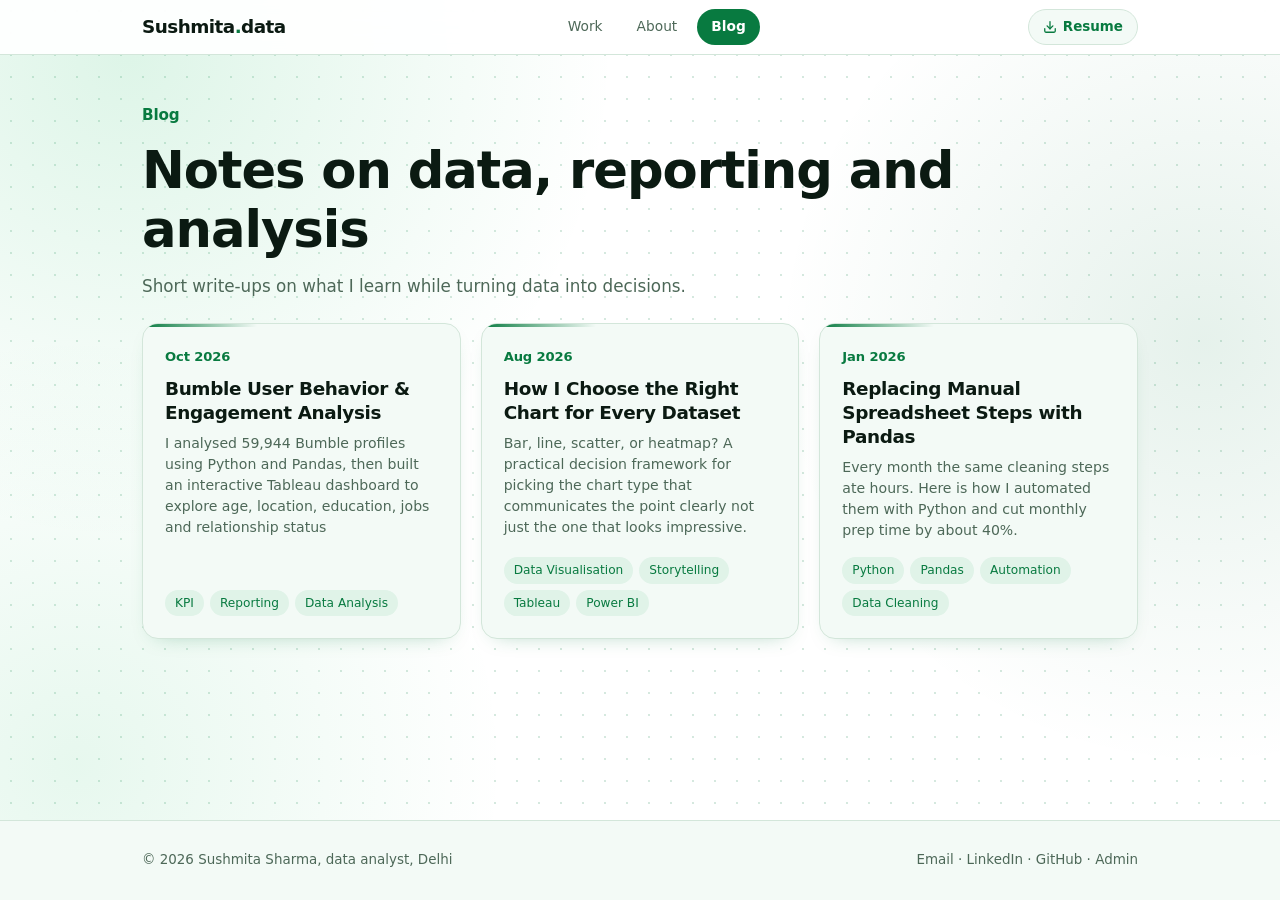
<file: blog.html>
<!DOCTYPE html>
<html lang="en">
<head>
  <meta charset="utf-8">
  <meta name="viewport" content="width=device-width, initial-scale=1, viewport-fit=cover">
  <title>Blog | Notes on Data Analysis by Sushmita Sharma</title>
  <meta name="description" content="Notes on data analysis, KPI reporting, SQL and Python by Sushmita Sharma.">
  <meta name="robots" content="index, follow">
  
  <!-- Security policy -->
  <meta name="referrer" content="strict-origin-when-cross-origin">
  <meta http-equiv="Content-Security-Policy" content="default-src 'self'; script-src 'self'; style-src 'self' 'unsafe-inline'; font-src 'self'; connect-src 'self'; img-src 'self' data: blob:; media-src 'self' blob:; frame-src 'none'; object-src 'none'; base-uri 'self';">

  <!-- Open Graph / Social Meta -->
  <meta property="og:type" content="website">
  <meta property="og:title" content="Blog | Notes on Data Analysis by Sushmita Sharma">
  <meta property="og:description" content="Notes on data analysis, KPI reporting, SQL and Python by Sushmita Sharma.">
  <meta name="theme-color" content="#ffffff">
  
  <link rel="icon" href="favicon.svg" type="image/svg+xml">
  
  
  <!-- Modular Stylesheets -->
  <link rel="stylesheet" href="css/style.css">
</head>
<body data-kind="blog">
  <!-- Accessibility Skip Link -->
  <a href="#app" class="skip-link">Skip to main content</a>

  <!-- Global Header -->
  <header>
    <div class="w">
      <a class="logo" href="index.html">Sushmita<b>.</b>data</a>
      <nav aria-label="Main Navigation">
        <a href="index.html">Work</a>
        <a href="about.html">About</a>
        <a href="blog.html" class="on" aria-current="page">Blog</a>
      </nav>
      <a class="btn-download-nav" href="media/Sushmita_Sharma_Data_Analyst.pdf" download="Sushmita_Sharma_Data_Analyst_Resume.pdf" target="_blank" rel="noopener noreferrer" title="Download Sushmita Sharma Resume">
        <svg width="14" height="14" viewBox="0 0 24 24" fill="none" stroke="currentColor" stroke-width="2.2" stroke-linecap="round" stroke-linejoin="round" aria-hidden="true"><path d="M21 15v4a2 2 0 0 1-2 2H5a2 2 0 0 1-2-2v-4"/><polyline points="7 10 12 15 17 10"/><line x1="12" y1="15" x2="12" y2="3"/></svg>
        <span>Resume</span>
      </a>
    </div>
  </header>

  <!-- Main Content Area -->
  <main id="app" tabindex="-1">
    <section class="no-border">
      <div class="w">
        <p class="kick">Blog</p>
        <h1 class="full-width">Notes on data, reporting and analysis</h1>
        <p class="lead">Short write-ups on what I learn while turning data into decisions.</p>
        <div class="grid" id="grid"></div>
      </div>
    </section>
  </main>

  <!-- Global Footer -->
  <footer>
    <div class="w">
      <span>&copy; <span id="yr">2026</span> Sushmita Sharma, data analyst, Delhi</span>
      <span>
        <a href="mailto:sushmitasharma741@gmail.com">Email</a> &middot;
        <a href="https://www.linkedin.com/in/sushmita-sharma-b5aa95200" rel="noopener noreferrer" target="_blank">LinkedIn</a> &middot;
        <a href="https://github.com/Sushmita-Sharma1" rel="noopener noreferrer" target="_blank">GitHub</a> &middot;
        <a href="admin.html">Admin</a>
      </span>
    </div>
  </footer>

  <!-- Scripts -->
  <script src="data/content.js" defer></script>
  <script src="js/app.js" defer></script>
  <script src="js/list.js" defer></script>
</body>
</html>
</file>
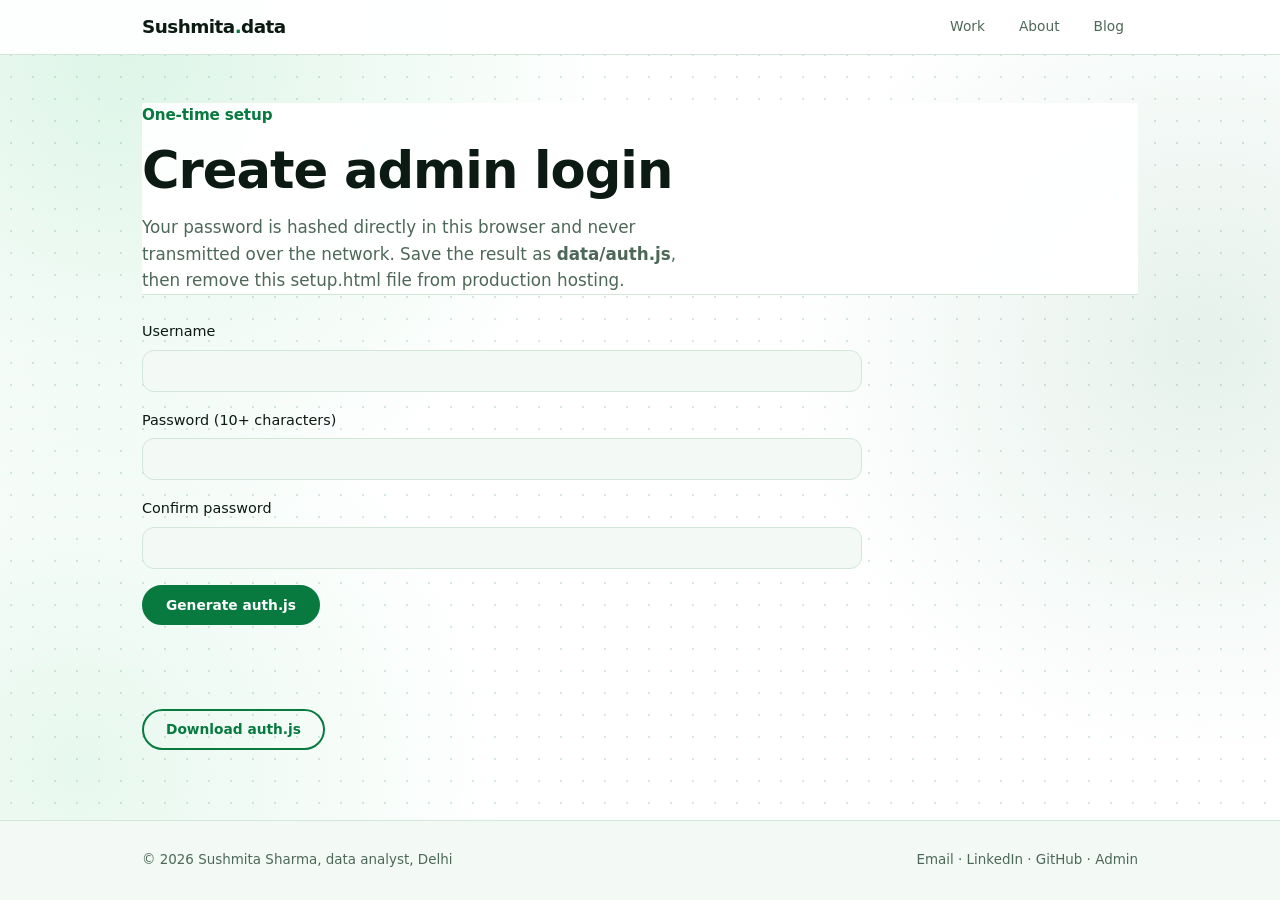
<file: setup.html>
<!DOCTYPE html>
<html lang="en">
<head>
  <meta charset="utf-8">
  <meta name="viewport" content="width=device-width, initial-scale=1, viewport-fit=cover">
  <title>Setup | Sushmita Sharma</title>
  <meta name="description" content="Create admin login credentials securely.">
  <meta name="robots" content="noindex, nofollow">
  
  <!-- Security policy -->
  <meta name="referrer" content="strict-origin-when-cross-origin">
  <meta http-equiv="Content-Security-Policy" content="default-src 'self'; script-src 'self'; style-src 'self' 'unsafe-inline'; font-src 'self'; connect-src 'self'; img-src 'self' data: blob:; media-src 'self' blob:; frame-src 'none'; object-src 'none'; base-uri 'self'; form-action 'self';">

  <meta property="og:type" content="website">
  <meta property="og:title" content="Setup | Sushmita Sharma">
  <meta property="og:description" content="Create admin login credentials securely.">
  <meta name="theme-color" content="#ffffff">
  
  <link rel="icon" href="favicon.svg" type="image/svg+xml">
  
  
  <!-- Modular Stylesheets (Separation of Concerns) -->
  <link rel="stylesheet" href="css/style.css">
  <link rel="stylesheet" href="css/admin.css">
</head>
<body>
  <!-- Accessibility Skip Link -->
  <a href="#app" class="skip-link">Skip to main content</a>

  <!-- Global Header -->
  <header>
    <div class="w">
      <a class="logo" href="index.html">Sushmita<b>.</b>data</a>
      <nav aria-label="Main Navigation">
        <a href="index.html">Work</a>
        <a href="about.html">About</a>
        <a href="blog.html">Blog</a>
      </nav>
    </div>
  </header>

  <!-- Main Content Area -->
  <main id="app" tabindex="-1">
    <section class="no-border">
      <div class="w">
        <header class="admin-header">
          <p class="kick">One-time setup</p>
          <h1 class="full-width">Create admin login</h1>
          <p class="lead">Your password is hashed directly in this browser and never transmitted over the network. Save the result as <b>data/auth.js</b>, then remove this setup.html file from production hosting.</p>
        </header>

        <form class="auth-form" id="sf">
          <label for="setup-username">
            Username
            <input id="setup-username" name="username" autocomplete="username" required maxlength="64">
          </label>
          <label for="setup-password">
            Password (10+ characters)
            <input id="setup-password" name="password" type="password" autocomplete="new-password" required minlength="10">
          </label>
          <label for="setup-confirm">
            Confirm password
            <input id="setup-confirm" name="confirm" type="password" autocomplete="new-password" required>
          </label>
          <div>
            <button type="submit">Generate auth.js</button>
          </div>
          <p class="auth-status" id="msg" role="status"></p>

          <label for="out" class="sr-only">Generated JavaScript output</label>
          <textarea class="setup-output" id="out" readonly hidden></textarea>
          
          <div>
            <button class="o" type="button" id="dlauth" hidden>Download auth.js</button>
          </div>
        </form>
      </div>
    </section>
  </main>

  <!-- Global Footer -->
  <footer>
    <div class="w">
      <span>&copy; <span id="yr">2026</span> Sushmita Sharma, data analyst, Delhi</span>
      <span>
        <a href="mailto:sushmitasharma741@gmail.com">Email</a> &middot;
        <a href="https://www.linkedin.com/in/sushmita-sharma-b5aa95200" rel="noopener noreferrer" target="_blank">LinkedIn</a> &middot;
        <a href="https://github.com/Sushmita-Sharma1" rel="noopener noreferrer" target="_blank">GitHub</a> &middot;
        <a href="admin.html">Admin</a>
      </span>
    </div>
  </footer>

  <!-- Scripts -->
  <script src="js/auth.js" defer></script>
  <script src="js/setup.js" defer></script>
</body>
</html>
</file>
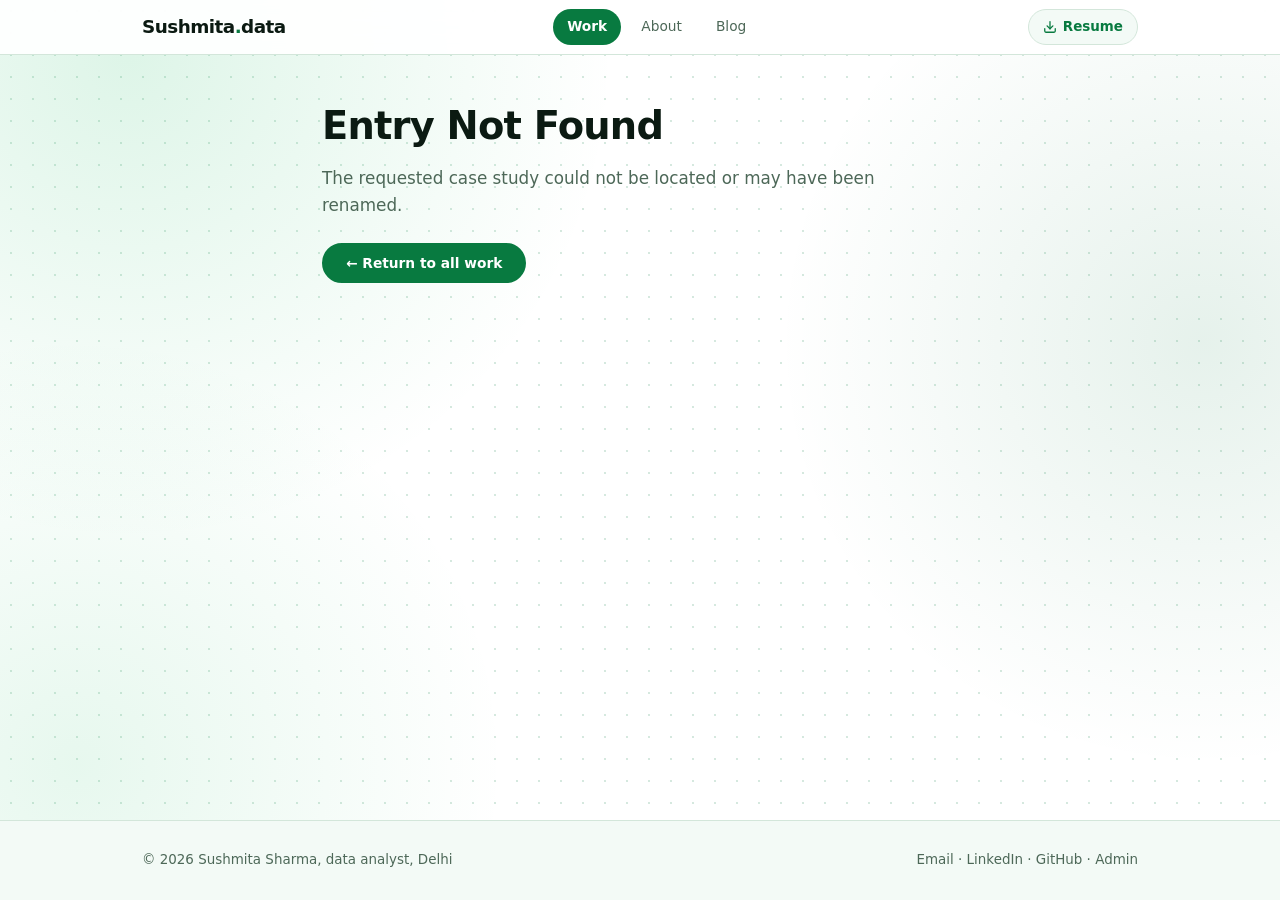
<file: work-detail.html>
<!DOCTYPE html>
<html lang="en">
<head>
  <meta charset="utf-8">
  <meta name="viewport" content="width=device-width, initial-scale=1, viewport-fit=cover">
  <title>Case Study | Sushmita Sharma</title>
  <meta name="description" content="Data analytics case study by Sushmita Sharma.">
  <meta name="robots" content="index, follow">
  
  <!-- Security policy -->
  <meta name="referrer" content="strict-origin-when-cross-origin">
  <meta http-equiv="Content-Security-Policy" content="default-src 'self'; script-src 'self'; style-src 'self' 'unsafe-inline'; font-src 'self'; connect-src 'self'; img-src 'self' data: blob:; media-src 'self' blob:; frame-src https://public.tableau.com https://app.powerbi.com; object-src 'none'; base-uri 'self';">

  <!-- Open Graph / Social Meta -->
  <meta property="og:type" content="website">
  <meta property="og:title" content="Case Study | Sushmita Sharma">
  <meta property="og:description" content="Data analytics case study by Sushmita Sharma.">
  <meta name="theme-color" content="#ffffff">
  
  <link rel="icon" href="favicon.svg" type="image/svg+xml">
  
  
  <!-- Modular Stylesheets (Separation of Concerns) -->
  <link rel="stylesheet" href="css/style.css">
  <link rel="stylesheet" href="css/detail.css">
</head>
<body data-kind="work">
  <!-- Accessibility Skip Link -->
  <a href="#app" class="skip-link">Skip to main content</a>

  <!-- Global Header -->
  <header>
    <div class="w">
      <a class="logo" href="index.html">Sushmita<b>.</b>data</a>
      <nav aria-label="Main Navigation">
        <a href="index.html" class="on" aria-current="page">Work</a>
        <a href="about.html">About</a>
        <a href="blog.html">Blog</a>
      </nav>
      <a class="btn-download-nav" href="media/Sushmita_Sharma_Data_Analyst.pdf" download="Sushmita_Sharma_Data_Analyst_Resume.pdf" target="_blank" rel="noopener noreferrer" title="Download Sushmita Sharma Resume">
        <svg width="14" height="14" viewBox="0 0 24 24" fill="none" stroke="currentColor" stroke-width="2.2" stroke-linecap="round" stroke-linejoin="round" aria-hidden="true"><path d="M21 15v4a2 2 0 0 1-2 2H5a2 2 0 0 1-2-2v-4"/><polyline points="7 10 12 15 17 10"/><line x1="12" y1="15" x2="12" y2="3"/></svg>
        <span>Resume</span>
      </a>
    </div>
  </header>

  <!-- Main Content Area -->
  <main id="app" tabindex="-1">
    <article class="art" id="art">
      <p class="note">Loading case study details&hellip;</p>
    </article>
  </main>

  <!-- Global Footer -->
  <footer>
    <div class="w">
      <span>&copy; <span id="yr">2026</span> Sushmita Sharma, data analyst, Delhi</span>
      <span>
        <a href="mailto:sushmitasharma741@gmail.com">Email</a> &middot;
        <a href="https://www.linkedin.com/in/sushmita-sharma-b5aa95200" rel="noopener noreferrer" target="_blank">LinkedIn</a> &middot;
        <a href="https://github.com/Sushmita-Sharma1" rel="noopener noreferrer" target="_blank">GitHub</a> &middot;
        <a href="admin.html">Admin</a>
      </span>
    </div>
  </footer>

  <!-- Scripts -->
  <script src="data/content.js" defer></script>
  <script src="js/app.js" defer></script>
  <script src="js/detail.js" defer></script>
</body>
</html>
</file>
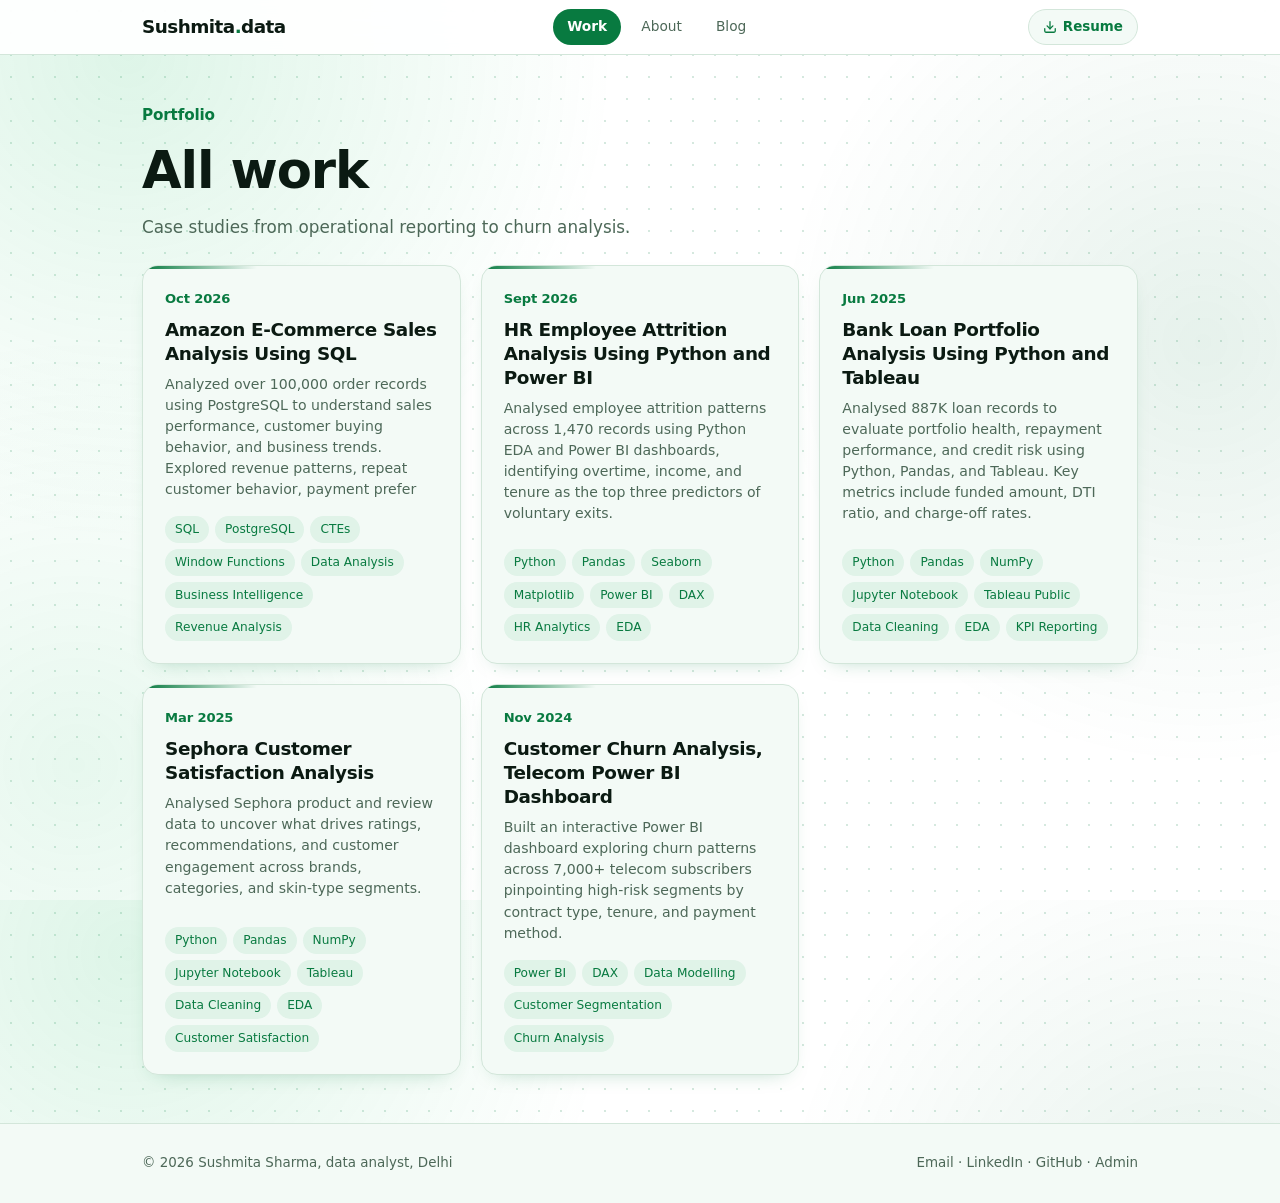
<file: work.html>
<!DOCTYPE html>
<html lang="en">
<head>
  <meta charset="utf-8">
  <meta name="viewport" content="width=device-width, initial-scale=1, viewport-fit=cover">
  <title>All Work | Data Analytics Case Studies by Sushmita Sharma</title>
  <meta name="description" content="Data analytics case studies by Sushmita Sharma: SLA dashboards, root-cause analysis and churn analysis with SQL, Python and Power BI.">
  <meta name="robots" content="index, follow">
  
  <!-- Security policy -->
  <meta name="referrer" content="strict-origin-when-cross-origin">
  <meta http-equiv="Content-Security-Policy" content="default-src 'self'; script-src 'self'; style-src 'self' 'unsafe-inline'; font-src 'self'; connect-src 'self'; img-src 'self' data: blob:; media-src 'self' blob:; frame-src 'none'; object-src 'none'; base-uri 'self';">

  <!-- Open Graph / Social Meta -->
  <meta property="og:type" content="website">
  <meta property="og:title" content="All Work | Data Analytics Case Studies by Sushmita Sharma">
  <meta property="og:description" content="Data analytics case studies by Sushmita Sharma: SLA dashboards, root-cause analysis and churn analysis with SQL, Python and Power BI.">
  <meta name="theme-color" content="#ffffff">
  
  <link rel="icon" href="favicon.svg" type="image/svg+xml">
  
  
  <!-- Modular Stylesheets -->
  <link rel="stylesheet" href="css/style.css">
</head>
<body data-kind="work">
  <!-- Accessibility Skip Link -->
  <a href="#app" class="skip-link">Skip to main content</a>

  <!-- Global Header -->
  <header>
    <div class="w">
      <a class="logo" href="index.html">Sushmita<b>.</b>data</a>
      <nav aria-label="Main Navigation">
        <a href="index.html" class="on" aria-current="page">Work</a>
        <a href="about.html">About</a>
        <a href="blog.html">Blog</a>
      </nav>
      <a class="btn-download-nav" href="media/Sushmita_Sharma_Data_Analyst.pdf" download="Sushmita_Sharma_Data_Analyst_Resume.pdf" target="_blank" rel="noopener noreferrer" title="Download Sushmita Sharma Resume">
        <svg width="14" height="14" viewBox="0 0 24 24" fill="none" stroke="currentColor" stroke-width="2.2" stroke-linecap="round" stroke-linejoin="round" aria-hidden="true"><path d="M21 15v4a2 2 0 0 1-2 2H5a2 2 0 0 1-2-2v-4"/><polyline points="7 10 12 15 17 10"/><line x1="12" y1="15" x2="12" y2="3"/></svg>
        <span>Resume</span>
      </a>
    </div>
  </header>

  <!-- Main Content -->
  <main id="app" tabindex="-1">
    <section class="no-border">
      <div class="w">
        <p class="kick">Portfolio</p>
        <h1 class="full-width">All work</h1>
        <p class="lead">Case studies from operational reporting to churn analysis.</p>
        <div class="grid" id="grid"></div>
      </div>
    </section>
  </main>

  <!-- Global Footer -->
  <footer>
    <div class="w">
      <span>&copy; <span id="yr">2026</span> Sushmita Sharma, data analyst, Delhi</span>
      <span>
        <a href="mailto:sushmitasharma741@gmail.com">Email</a> &middot;
        <a href="https://www.linkedin.com/in/sushmita-sharma-b5aa95200" rel="noopener noreferrer" target="_blank">LinkedIn</a> &middot;
        <a href="https://github.com/Sushmita-Sharma1" rel="noopener noreferrer" target="_blank">GitHub</a> &middot;
        <a href="admin.html">Admin</a>
      </span>
    </div>
  </footer>

  <!-- Scripts -->
  <script src="data/content.js" defer></script>
  <script src="js/app.js" defer></script>
  <script src="js/list.js" defer></script>
</body>
</html>
</file>
<file: css/style.css>
/**
 * Sushmita Sharma Portfolio - Core Design System & Global Styles
 * Architecture: Modular CSS with CSS Custom Properties, Modern Reset, and Fluid Typography
 * Author: Sushmita Sharma (Refactored to Staff Frontend Standard)
 */

/* ==========================================================================
   1. Design Tokens & CSS Variables
   ========================================================================== */
:root {
  /* Color Palette */
  --color-bg: #ffffff;
  --color-surface: #f3faf6;
  --color-surface-hover: #eaf5ef;
  --color-surface-2: #e0f3e8;
  --color-ink: #0b1a12;
  --color-ink-secondary: #2b4636;
  --color-mute: #4d6858;
  --color-line: #d3e6da;
  
  /* Brand Accents */
  --color-primary: #087a40;
  --color-primary-rgb: 8, 122, 64;
  --color-primary-hover: #065e31;
  --color-accent: #12b85a;
  --color-accent-rgb: 18, 184, 90;
  --color-accent-soft: #8fdcb0;

  /* Typography */
  --font-sans: system-ui, -apple-system, 'Segoe UI', Roboto, 'Helvetica Neue', Arial, 'Noto Sans', sans-serif;
  --font-mono: 'SFMono-Regular', Consolas, 'Liberation Mono', Menlo, monospace;
  --line-height-base: 1.7;
  --line-height-heading: 1.15;
  --letter-spacing-tight: -0.02em;

  /* Layout & Spacing */
  --max-width-content: 1040px;
  --max-width-prose: 720px;
  --header-height: 54px;
  --radius-sm: 8px;
  --radius-md: 12px;
  --radius-lg: 16px;
  --radius-xl: 22px;
  --radius-pill: 9999px;

  /* Shadows & Elevation */
  --shadow-sm: 0 2px 8px rgba(8, 122, 64, 0.08);
  --shadow-card: 0 8px 22px -14px rgba(8, 122, 64, 0.4);
  --shadow-card-hover: 0 14px 28px -12px rgba(8, 122, 64, 0.45);

  /* Transitions */
  --transition-fast: 0.15s cubic-bezier(0.4, 0, 0.2, 1);
  --transition-normal: 0.25s cubic-bezier(0.4, 0, 0.2, 1);
  --transition-smooth: 0.4s cubic-bezier(0.16, 1, 0.3, 1);

  /* Safe Area Insets for Modern Mobile Browsers */
  --safe-top: env(safe-area-inset-top, 0px);
  --safe-bottom: env(safe-area-inset-bottom, 0px);

  color-scheme: light;
}

/* ==========================================================================
   2. Modern Reset & Base Rules
   ========================================================================== */
*,
*::before,
*::after {
  box-sizing: border-box;
  margin: 0;
  padding: 0;
}

html {
  height: 100%;
  font-size: 16px;
  scroll-behavior: smooth;
  scroll-padding-top: calc(var(--header-height) + 24px + var(--safe-top));
  -webkit-text-size-adjust: 100%;
  padding-top: var(--safe-top);
  padding-bottom: var(--safe-bottom);
}

body {
  min-height: 100%;
  display: flex;
  flex-direction: column;
  background-color: var(--color-bg);
  background-image: 
    radial-gradient(circle at 10% 6%, rgba(var(--color-accent-rgb), 0.14), transparent 34%),
    radial-gradient(circle at 94% 38%, rgba(var(--color-primary-rgb), 0.10), transparent 32%),
    radial-gradient(circle at 6% 85%, rgba(var(--color-accent-rgb), 0.10), transparent 30%),
    radial-gradient(rgba(var(--color-primary-rgb), 0.17) 1px, transparent 1.2px);
  background-position: 0 0;
  background-size: auto, auto, auto, 22px 22px;
  color: var(--color-ink);
  font-family: var(--font-sans);
  font-size: 0.92rem;
  font-weight: 400;
  line-height: var(--line-height-base);
  text-rendering: optimizeLegibility;
  -webkit-font-smoothing: antialiased;
  -moz-osx-font-smoothing: grayscale;
}

/* Status bar protector on mobile */
body::before {
  content: "";
  position: fixed;
  inset: 0 0 auto;
  height: var(--safe-top);
  background: var(--color-bg);
  z-index: 100;
}

/* ==========================================================================
   3. Accessible Skip Link
   ========================================================================== */
.skip-link {
  position: absolute;
  top: -100px;
  left: 16px;
  background: var(--color-primary);
  color: #ffffff;
  padding: 8px 16px;
  border-radius: var(--radius-sm);
  font-weight: 600;
  font-size: 0.88rem;
  text-decoration: none;
  z-index: 999;
  transition: top var(--transition-fast);
}

.skip-link:focus {
  top: 16px;
  outline: 3px solid var(--color-accent);
  outline-offset: 2px;
}

/* Screen reader only utility */
.sr-only {
  position: absolute;
  width: 1px;
  height: 1px;
  padding: 0;
  margin: -1px;
  overflow: hidden;
  clip: rect(0, 0, 0, 0);
  white-space: nowrap;
  border: 0;
}

/* ==========================================================================
   4. Typography & Common Elements
   ========================================================================== */
h1, h2, h3, h4, h5, h6 {
  color: var(--color-ink);
  font-family: var(--font-sans);
  font-weight: 700;
  line-height: var(--line-height-heading);
  letter-spacing: var(--letter-spacing-tight);
}

h1 {
  font-size: clamp(1.9rem, 4.6vw, 3.2rem);
  font-weight: 800;
  max-width: 15em;
  margin-bottom: 12px;
}

h1.full-width {
  max-width: none;
}

h1 em {
  font-style: normal;
  color: var(--color-primary);
}

h2 {
  font-size: clamp(1.4rem, 3vw, 2rem);
  margin-bottom: 10px;
}

h3 {
  font-size: 1.25rem;
}

p {
  margin-bottom: 1rem;
}

p:last-child {
  margin-bottom: 0;
}

a {
  color: var(--color-primary);
  text-decoration: none;
  transition: color var(--transition-fast);
}

a:hover {
  color: var(--color-primary-hover);
}

:focus-visible {
  outline: 3px solid var(--color-primary);
  outline-offset: 3px;
}

/* Kicker / Subtitle */
.kick {
  color: var(--color-primary);
  font-weight: 600;
  font-size: 0.95rem;
  text-transform: none;
  letter-spacing: -0.01em;
  margin-bottom: 12px;
}

/* Lead paragraph */
.lead {
  font-size: 1.05rem;
  color: var(--color-mute);
  max-width: 34em;
  line-height: 1.6;
  margin-top: 14px;
  margin-bottom: 0;
}

.note {
  color: var(--color-mute);
  font-size: 0.9rem;
  line-height: 1.5;
}

/* ==========================================================================
   5. Layout & Containers
   ========================================================================== */
.w {
  width: 100%;
  max-width: var(--max-width-content);
  margin-left: auto;
  margin-right: auto;
  padding-left: 22px;
  padding-right: 22px;
}

#app {
  flex: 1 0 auto;
  outline: none;
}

section {
  padding: 48px 0;
  border-top: 1px solid var(--line, var(--color-line));
}

section.no-border,
section:first-of-type {
  border-top: 0;
}

.row {
  display: flex;
  gap: 12px;
  flex-wrap: wrap;
  align-items: center;
  margin-top: 24px;
}

/* ==========================================================================
   6. Header & Navigation
   ========================================================================== */
header {
  position: sticky;
  top: var(--safe-top);
  z-index: 50;
  background: rgba(255, 255, 255, 0.92);
  backdrop-filter: blur(12px);
  -webkit-backdrop-filter: blur(12px);
  border-bottom: 1px solid var(--color-line);
  transition: border-color var(--transition-fast);
}

header .w {
  display: flex;
  justify-content: space-between;
  align-items: center;
  height: var(--header-height);
}

.logo {
  font-weight: 800;
  font-size: 1.15rem;
  color: var(--color-ink);
  letter-spacing: -0.03em;
  text-decoration: none;
}

.logo b {
  color: var(--color-primary);
}

nav {
  display: flex;
  align-items: center;
  gap: 6px;
}

nav a {
  padding: 6px 14px;
  border-radius: var(--radius-pill);
  color: var(--color-mute);
  text-decoration: none;
  font-weight: 500;
  font-size: 0.86rem;
  transition: all var(--transition-fast);
}

nav a:hover {
  color: #ffffff;
  background: var(--color-primary);
}

nav a.on,
nav a[aria-current="page"] {
  color: #ffffff;
  background: var(--color-primary);
  font-weight: 600;
}

.btn-download-nav {
  display: inline-flex;
  align-items: center;
  gap: 6px;
  padding: 6px 14px;
  border-radius: var(--radius-pill);
  background: var(--color-surface);
  color: var(--color-primary);
  border: 1.5px solid var(--color-line);
  font-family: var(--font-sans);
  font-size: 0.84rem;
  font-weight: 600;
  text-decoration: none;
  transition: all var(--transition-fast);
  white-space: nowrap;
}

.btn-download-nav:hover {
  background: var(--color-primary);
  color: #ffffff;
  border-color: var(--color-primary);
  box-shadow: 0 4px 12px rgba(var(--color-primary-rgb), 0.22);
  transform: translateY(-1px);
}

.btn-download-nav svg {
  transition: transform var(--transition-fast);
}

.btn-download-nav:hover svg {
  transform: translateY(1.5px);
}

/* ==========================================================================
   7. Buttons & Form Controls
   ========================================================================== */
.btn,
button {
  font-family: var(--font-sans);
  font-size: 0.86rem;
  font-weight: 600;
  cursor: pointer;
  border-radius: var(--radius-pill);
  padding: 10px 22px;
  border: 2px solid var(--color-primary);
  background: var(--color-primary);
  color: #ffffff;
  text-decoration: none;
  display: inline-flex;
  align-items: center;
  justify-content: center;
  gap: 8px;
  line-height: 1.2;
  transition: background-color var(--transition-fast), border-color var(--transition-fast), color var(--transition-fast), transform var(--transition-fast);
}

.btn:hover,
button:hover:not(:disabled) {
  background: var(--color-primary-hover);
  border-color: var(--color-primary-hover);
  color: #ffffff;
}

.btn.o,
button.o,
.btn--outline {
  background: transparent;
  color: var(--color-primary);
}

.btn.o:hover,
button.o:hover:not(:disabled),
.btn--outline:hover {
  background: var(--color-primary);
  color: #ffffff;
}

button:disabled {
  opacity: 0.55;
  cursor: not-allowed;
}

/* Form Styles */
form {
  display: grid;
  gap: 16px;
  max-width: var(--max-width-prose);
}

label {
  font-weight: 500;
  font-size: 0.9rem;
  display: grid;
  gap: 6px;
  color: var(--color-ink);
}

input,
select,
textarea {
  font-family: var(--font-sans);
  font-size: 0.96rem;
  background: var(--color-surface);
  color: var(--color-ink);
  border: 1px solid var(--color-line);
  border-radius: var(--radius-md);
  padding: 11px 14px;
  width: 100%;
  transition: border-color var(--transition-fast), box-shadow var(--transition-fast);
}

input:focus,
select:focus,
textarea:focus {
  outline: none;
  border-color: var(--color-primary);
  box-shadow: 0 0 0 3px rgba(var(--color-primary-rgb), 0.15);
}

textarea {
  min-height: 180px;
  resize: vertical;
}

/* ==========================================================================
   8. Cards & Chips
   ========================================================================== */
.grid {
  display: grid;
  grid-template-columns: repeat(auto-fill, minmax(280px, 1fr));
  gap: 20px;
  margin-top: 24px;
}

.card {
  display: flex;
  flex-direction: column;
  background: var(--color-surface);
  border: 1px solid var(--color-line);
  border-radius: var(--radius-lg);
  padding: 22px;
  text-decoration: none;
  color: var(--color-ink);
  transition: border-color var(--transition-normal), transform var(--transition-normal), box-shadow var(--transition-normal);
  position: relative;
  overflow: hidden;
  box-shadow: var(--shadow-card);
}

.card::before {
  content: "";
  position: absolute;
  left: 0;
  top: 0;
  height: 3px;
  width: 36%;
  background: linear-gradient(90deg, var(--color-primary), transparent);
  transition: width var(--transition-smooth);
}

.card:hover {
  border-color: var(--color-primary);
  transform: translateY(-4px);
  box-shadow: var(--shadow-card-hover);
}

.card:hover::before {
  width: 100%;
}

.card small {
  color: var(--color-primary);
  font-weight: 600;
  font-size: 0.82rem;
  letter-spacing: -0.01em;
}

.card h3 {
  font-size: 1.15rem;
  margin: 8px 0;
  line-height: 1.3;
}

.card p {
  color: var(--color-mute);
  font-size: 0.88rem;
  line-height: 1.5;
  margin: 0 0 16px;
  flex-grow: 1;
}

.chips {
  display: flex;
  flex-wrap: wrap;
  gap: 6px;
  margin-top: auto;
}

.chips span {
  font-size: 0.76rem;
  font-weight: 500;
  padding: 3px 10px;
  border-radius: var(--radius-pill);
  background: var(--color-surface-2);
  color: var(--color-primary);
}

/* ==========================================================================
   9. Footer
   ========================================================================== */
footer {
  border-top: 1px solid var(--color-line);
  background: var(--color-surface);
  padding: 28px 0;
  color: var(--color-mute);
  font-size: 0.84rem;
  margin-top: auto;
}

footer .w {
  display: flex;
  justify-content: space-between;
  align-items: center;
  flex-wrap: wrap;
  gap: 14px;
}

footer a {
  color: var(--color-mute);
  text-decoration: none;
  transition: color var(--transition-fast);
}

footer a:hover {
  color: var(--color-primary);
}

/* ==========================================================================
   10. Responsive & Accessibility Queries
   ========================================================================== */
@media (max-width: 820px) {
  header .w {
    height: auto;
    padding-top: 10px;
    padding-bottom: 10px;
    flex-wrap: wrap;
    gap: 8px;
  }

  .grid {
    grid-template-columns: 1fr;
  }
}

@media (prefers-reduced-motion: reduce) {
  html {
    scroll-behavior: auto;
  }

  *,
  *::before,
  *::after {
    animation-duration: 0.01ms !important;
    animation-iteration-count: 1 !important;
    transition-duration: 0.01ms !important;
    scroll-behavior: auto !important;
  }
}
</file>
<file: css/home.css>
/**
 * Sushmita Sharma Portfolio - Home Page Styles
 * Styles for Hero, Interactive SVG Visuals, Stats Grid, and Scroll Story
 */

/* ==========================================================================
   1. Hero Section
   ========================================================================== */
.hero {
  position: relative;
  padding: 60px 0 54px;
  overflow: hidden;
}

.hero::before {
  content: "";
  position: absolute;
  right: -80px;
  top: -90px;
  width: 380px;
  height: 380px;
  border-radius: 50%;
  background: radial-gradient(circle, rgba(var(--color-accent-rgb), 0.28), transparent 66%);
  pointer-events: none;
}

.hero::after {
  content: "";
  position: absolute;
  right: 9%;
  top: 34px;
  width: 190px;
  height: 190px;
  border-radius: 50%;
  border: 2px dashed rgba(var(--color-primary-rgb), 0.35);
  animation: spin 40s linear infinite;
  pointer-events: none;
}

@keyframes spin {
  to {
    transform: rotate(360deg);
  }
}

.hero-chart-svg {
  position: absolute;
  right: 0;
  bottom: 0;
  width: 100%;
  height: 70%;
  opacity: 0.55;
  pointer-events: none;
}

.hero-chart-path {
  fill: none;
  stroke: var(--color-primary);
  stroke-width: 2.5;
  stroke-dasharray: 2600;
  stroke-dashoffset: 2600;
  animation: drawTrend 4.5s ease-out 0.3s forwards;
}

@keyframes drawTrend {
  to {
    stroke-dashoffset: 0;
  }
}

.hero .w {
  position: relative;
  z-index: 1;
}

/* ==========================================================================
   2. Stats Grid
   ========================================================================== */
.stats {
  display: flex;
  gap: 32px;
  flex-wrap: wrap;
  margin-top: 36px;
}

.stat-item {
  display: flex;
  flex-direction: column;
}

.stat-item b {
  display: block;
  font-size: 1.85rem;
  font-weight: 800;
  color: var(--color-primary);
  line-height: 1;
  letter-spacing: -0.02em;
}

.stat-item span {
  font-size: 0.88rem;
  color: var(--color-mute);
  margin-top: 4px;
}

/* ==========================================================================
   3. Sections Backgrounds
   ========================================================================== */
#story {
  background: linear-gradient(180deg, rgba(var(--color-primary-rgb), 0.08), rgba(255, 255, 255, 0));
}

#cases {
  background: repeating-linear-gradient(135deg, transparent 0 14px, rgba(var(--color-primary-rgb), 0.04) 14px 15px);
}

/* ==========================================================================
   4. Interactive Scroll Story
   ========================================================================== */
.story {
  display: grid;
  grid-template-columns: 1fr 1fr;
  gap: 48px;
  margin-top: 24px;
}

.stage {
  position: sticky;
  top: 96px;
  height: min(56vh, 400px);
  align-self: start;
  background: 
    linear-gradient(var(--color-line) 1px, transparent 1px) 0 0 / 100% 36px,
    linear-gradient(90deg, var(--color-line) 1px, transparent 1px) 0 0 / 36px 100%,
    var(--color-surface);
  border: 1px solid var(--color-line);
  border-radius: var(--radius-lg);
  overflow: hidden;
  box-shadow: var(--shadow-sm);
}

.stage i {
  position: absolute;
  left: 0;
  top: 0;
  width: 12px;
  height: 12px;
  margin: -6px;
  border-radius: 50%;
  will-change: transform;
}

/* Transitions switch on only after the first paint (see story.js), so dots don't fly in from (0,0). */
.stage.ready i {
  transition: transform 0.9s cubic-bezier(0.3, 0.7, 0.2, 1),
              background 0.6s,
              opacity 0.6s;
}

.stage small {
  position: absolute;
  left: 18px;
  bottom: 14px;
  color: var(--color-mute);
  font-size: 0.8rem;
  font-weight: 500;
  pointer-events: none;
}

.ch {
  min-height: 52vh;
  display: flex;
  flex-direction: column;
  justify-content: center;
  opacity: 0.35;
  transition: opacity var(--transition-smooth);
}

.ch.on {
  opacity: 1;
}

.ch .n {
  font-size: 2.8rem;
  font-weight: 800;
  color: var(--color-line);
  line-height: 1;
  transition: color var(--transition-fast);
}

.ch.on .n {
  color: var(--color-primary);
}

.ch h3 {
  font-size: 1.4rem;
  margin: 6px 0 10px;
}

.ch p {
  color: var(--color-mute);
  font-size: 0.94rem;
  margin: 0 0 12px;
  max-width: 32em;
}

/* ==========================================================================
   5. Responsive
   ========================================================================== */
@media (max-width: 820px) {
  .story {
    grid-template-columns: 1fr;
    gap: 28px;
  }

  .stage {
    height: 240px;
    top: calc(var(--header-height) + 12px);
    z-index: 10;
  }

  .ch {
    min-height: 44vh;
  }

  .stats {
    gap: 20px;
  }
}
</file>
<file: css/about.css>
/**
 * Sushmita Sharma Portfolio - About Page Styles
 * Styles for Profile Grid, Monogram Badge, Career Timeline, and Skills Matrix
 */

/* ==========================================================================
   1. About Layout
   ========================================================================== */
.about-hero-title {
  font-size: clamp(2.2rem, 5vw, 3.8rem);
  font-weight: 800;
  max-width: none;
}

.about {
  display: grid;
  grid-template-columns: 170px 1fr;
  gap: 36px;
  align-items: start;
  margin-top: 36px;
}

.about-content .lead {
  margin-top: 0;
  margin-bottom: 16px;
}

.about-bio {
  color: var(--color-mute);
  max-width: 38em;
  font-size: 0.95rem;
  margin-bottom: 24px;
}

/* ==========================================================================
   2. Monogram Badge
   ========================================================================== */
.mono {
  width: 140px;
  height: 140px;
  border-radius: 50%;
  border: 3px solid var(--color-primary);
  box-shadow: 0 0 0 8px var(--color-surface-2);
  display: grid;
  place-items: center;
  font-size: 2.8rem;
  font-weight: 800;
  color: var(--color-primary);
  background: radial-gradient(circle, var(--color-surface-2), var(--color-surface));
  user-select: none;
}

/* ==========================================================================
   3. Career Timeline
   ========================================================================== */
.tl {
  border-left: 2px solid var(--color-accent);
  padding-left: 24px;
  margin-top: 24px;
  margin-bottom: 32px;
  display: grid;
  gap: 16px;
}

.tl-item {
  position: relative;
}

.tl-role {
  color: var(--color-ink);
  font-weight: 600;
  font-size: 0.98rem;
}

.tl-company {
  color: var(--color-mute);
  font-size: 0.88rem;
  margin-bottom: 4px;
}

.tl-desc {
  color: var(--color-mute);
  font-size: 0.9rem;
  margin: 0;
}

.tl-bullets {
  margin: 8px 0 0 18px;
  padding: 0;
  color: var(--color-ink-secondary);
  font-size: 0.88rem;
  line-height: 1.6;
}

.tl-bullets li {
  margin-bottom: 6px;
}

.about-meta-row {
  display: flex;
  flex-wrap: wrap;
  gap: 16px;
  margin-bottom: 20px;
  font-size: 0.88rem;
  color: var(--color-mute);
}

.about-meta-item {
  display: inline-flex;
  align-items: center;
  gap: 6px;
}

.about-meta-item svg {
  color: var(--color-primary);
  flex-shrink: 0;
}

.about-meta-item a {
  color: var(--color-ink);
  text-decoration: none;
}

.about-meta-item a:hover {
  color: var(--color-primary);
  text-decoration: underline;
}

/* ==========================================================================
   4. Toolkit & Skills Matrix
   ========================================================================== */
.about-section-heading {
  font-size: 1.6rem;
  font-weight: 700;
  margin-top: 40px;
  margin-bottom: 8px;
  color: var(--color-ink);
}

.about-section-subhead {
  color: var(--color-mute);
  font-size: 0.92rem;
  margin-bottom: 22px;
}

.skills-matrix {
  display: grid;
  grid-template-columns: repeat(auto-fit, minmax(280px, 1fr));
  gap: 20px;
  margin-bottom: 36px;
}

.skill-category-card {
  background: var(--color-surface);
  border: 1px solid var(--color-line);
  border-radius: var(--radius-md);
  padding: 22px;
  transition: all var(--transition-fast);
  display: flex;
  flex-direction: column;
}

.skill-category-card:hover {
  border-color: var(--color-primary);
  background: #ffffff;
  box-shadow: 0 6px 18px rgba(8, 122, 64, 0.08);
  transform: translateY(-2px);
}

.skill-category-card h3 {
  font-size: 1.05rem;
  font-weight: 700;
  color: var(--color-ink);
  margin-bottom: 6px;
  display: flex;
  align-items: center;
  gap: 8px;
}

.skill-category-card .skill-desc {
  font-size: 0.84rem;
  color: var(--color-mute);
  margin-bottom: 14px;
  line-height: 1.5;
  flex-grow: 1;
}

.skill-category-card .chips {
  display: flex;
  flex-wrap: wrap;
  gap: 8px;
}

.skill-category-card .chips span {
  padding: 5px 12px;
  font-size: 0.8rem;
  font-weight: 500;
  background: #ffffff;
  border: 1px solid var(--color-line);
  border-radius: var(--radius-pill);
  color: var(--color-ink-secondary);
  transition: all var(--transition-fast);
}

.skill-category-card:hover .chips span {
  background: var(--color-surface);
}

.skill-category-card .chips span:hover {
  border-color: var(--color-primary);
  color: var(--color-primary);
  background: #ffffff;
}

.chips.skills {
  margin-bottom: 32px;
}

.chips.skills span {
  padding: 6px 14px;
  font-size: 0.82rem;
  font-weight: 500;
}

/* ==========================================================================
   5. Responsive
   ========================================================================== */
@media (max-width: 820px) {
  .about {
    grid-template-columns: 1fr;
    gap: 24px;
  }

  .mono {
    margin: 0 auto;
  }
}

@media (max-width: 480px) {
  .skills-matrix {
    grid-template-columns: 1fr;
    gap: 16px;
  }

  .skill-category-card {
    padding: 16px;
  }

  .about-meta-row {
    flex-direction: column;
    gap: 8px;
  }
}
</file>
<file: css/admin.css>
/**
 * Sushmita Sharma Portfolio - Admin & Setup Styles
 * Styles for Authentication Gate, Sync Management, CMS Editor, and Entry Listing
 */

/* ==========================================================================
   1. Admin Layout & Gate
   ========================================================================== */
.admin-header {
  margin-bottom: 24px;
}

.admin-header h1 {
  max-width: none;
}

#gate {
  max-width: 480px;
}

.auth-form {
  margin-top: 24px;
}

.auth-status {
  min-height: 24px;
  font-weight: 500;
  margin-top: 12px;
}

.auth-status:not(:empty) {
  padding: 10px 14px;
  border-radius: var(--radius-sm);
  background: var(--color-surface-2);
  color: var(--color-primary);
}

/* ==========================================================================
   2. Admin Control Bar & Connection Card
   ========================================================================== */
.session-bar {
  display: flex;
  justify-content: space-between;
  align-items: center;
  margin: 12px 0 20px;
  padding: 8px 16px;
  background: var(--color-surface);
  border: 1px solid var(--color-line);
  border-radius: var(--radius-md);
}

.connection-card {
  transform: none !important;
  margin: 0 0 32px;
  background: var(--color-surface);
}

.connection-card h3 {
  font-size: 1.2rem;
  margin-bottom: 6px;
}

.connection-card details {
  margin-top: 10px;
}

.connection-card summary {
  cursor: pointer;
  user-select: none;
  font-weight: 600;
  color: var(--color-primary);
  margin-bottom: 8px;
}

.connection-card summary:hover {
  text-decoration: underline;
}

.connection-card .button-row {
  display: flex;
  gap: 10px;
  flex-wrap: wrap;
  margin-top: 16px;
}

/* ==========================================================================
   3. Content Editor & Form
   ========================================================================== */
.editor-layout {
  display: grid;
  grid-template-columns: 1fr;
  gap: 40px;
}

.form-actions {
  display: flex;
  gap: 12px;
  align-items: center;
  margin-top: 8px;
}

/* ==========================================================================
   4. CMS Entries List
   ========================================================================== */
.entries-container {
  max-width: var(--max-width-prose);
  margin-top: 40px;
}

.entries-heading {
  font-size: 1.4rem;
  margin-bottom: 16px;
  border-bottom: 2px solid var(--color-line);
  padding-bottom: 8px;
}

.entries-list {
  display: grid;
  gap: 8px;
}

.li {
  display: flex;
  justify-content: space-between;
  align-items: center;
  gap: 14px;
  padding: 14px 16px;
  background: var(--color-surface);
  border: 1px solid var(--color-line);
  border-radius: var(--radius-md);
  transition: border-color var(--transition-fast);
}

.li:hover {
  border-color: var(--color-primary);
}

.li-title {
  font-weight: 500;
  color: var(--color-ink);
  overflow: hidden;
  text-overflow: ellipsis;
  white-space: nowrap;
}

.li-type-badge {
  font-size: 0.75rem;
  font-weight: 600;
  text-transform: uppercase;
  padding: 2px 8px;
  border-radius: var(--radius-pill);
  background: var(--color-surface-2);
  color: var(--color-primary);
  margin-right: 8px;
}

.li-actions {
  display: flex;
  gap: 8px;
  flex-shrink: 0;
}

.li-actions button {
  padding: 6px 14px;
  font-size: 0.82rem;
}

/* ==========================================================================
   5. Setup Page Specifics
   ========================================================================== */
.setup-output {
  min-height: 180px;
  font-family: var(--font-mono);
  font-size: 0.88rem;
  line-height: 1.5;
  background: var(--color-surface);
  color: var(--color-ink);
  margin-top: 16px;
}

/* ==========================================================================
   8. Images & Documents Attachment Upload
   ========================================================================== */

/* Drop-zone (click or OS drag-and-drop) */
.attach-dropzone {
  position: relative;
  border: 2px dashed var(--color-line);
  border-radius: var(--radius-md);
  background: var(--color-surface);
  transition: border-color var(--transition-fast), background var(--transition-fast);
  overflow: hidden;
  cursor: pointer;
}

.attach-dropzone:hover,
.attach-dropzone.dragover {
  border-color: var(--color-primary);
  background: var(--color-surface-hover);
}

/* Invisible native file input covering the whole zone */
.attach-file-input {
  position: absolute;
  inset: 0;
  width: 100%;
  height: 100%;
  opacity: 0;
  cursor: pointer;
  z-index: 2;
  border: none !important;
  border-radius: 0 !important;
  background: none !important;
  padding: 0 !important;
}

.attach-dropzone-prompt {
  display: flex;
  flex-direction: column;
  align-items: center;
  justify-content: center;
  gap: 8px;
  padding: 24px 20px;
  text-align: center;
  color: var(--color-mute);
  pointer-events: none;
  font-size: 0.9rem;
  font-weight: 500;
}

.attach-dropzone-prompt svg {
  color: var(--color-primary);
  opacity: 0.65;
  margin-bottom: 2px;
}

.attach-dropzone-prompt small {
  font-size: 0.78rem;
  font-weight: 400;
  opacity: 0.75;
}

/* Sortable card grid */
.attach-grid {
  display: grid;
  grid-template-columns: repeat(auto-fill, minmax(120px, 1fr));
  gap: 10px;
  margin-top: 12px;
}

/* Individual card */
.attach-card {
  position: relative;
  background: var(--color-surface);
  border: 1.5px solid var(--color-line);
  border-radius: var(--radius-md);
  padding: 8px;
  display: flex;
  flex-direction: column;
  align-items: center;
  gap: 6px;
  cursor: grab;
  transition: border-color var(--transition-fast), box-shadow var(--transition-fast), opacity var(--transition-fast);
  user-select: none;
}

.attach-card:hover {
  border-color: var(--color-primary);
  box-shadow: var(--shadow-sm);
}

.attach-card.is-dragging {
  opacity: 0.4;
  cursor: grabbing;
}

.attach-card.drag-over {
  border-color: var(--color-accent);
  box-shadow: 0 0 0 3px rgba(var(--color-accent-rgb), 0.25);
}

/* Order number badge (top-left) */
.ac-order {
  position: absolute;
  top: 5px;
  left: 7px;
  font-size: 0.7rem;
  font-weight: 700;
  color: var(--color-primary);
  background: var(--color-surface-2);
  border-radius: var(--radius-pill);
  padding: 1px 6px;
  line-height: 1.4;
}

/* Drag handle (top centre, subtle) */
.ac-drag-handle {
  color: var(--color-mute);
  opacity: 0.5;
  margin-top: 2px;
}

/* Remove button (top-right ×) */
.ac-remove {
  position: absolute;
  top: 5px;
  right: 5px;
  width: 20px;
  height: 20px;
  padding: 0;
  border-radius: var(--radius-pill);
  background: var(--color-surface-2);
  border: 1px solid var(--color-line);
  color: var(--color-mute);
  display: flex;
  align-items: center;
  justify-content: center;
  cursor: pointer;
  transition: background var(--transition-fast), color var(--transition-fast);
  z-index: 1;
}

.ac-remove:hover {
  background: #fde8e8;
  color: #c0392b;
  border-color: #c0392b;
}

/* Image thumbnail */
.ac-thumb {
  width: 100%;
  aspect-ratio: 1;
  object-fit: cover;
  border-radius: var(--radius-sm);
  background: var(--color-surface-2);
}

/* Document icon placeholder */
.ac-doc-icon {
  width: 100%;
  aspect-ratio: 1;
  display: flex;
  align-items: center;
  justify-content: center;
  background: var(--color-surface-2);
  border-radius: var(--radius-sm);
  color: var(--color-primary);
  opacity: 0.7;
}

/* Filename */
.ac-name {
  font-size: 0.72rem;
  color: var(--color-ink-secondary);
  text-align: center;
  width: 100%;
  overflow: hidden;
  text-overflow: ellipsis;
  white-space: nowrap;
  line-height: 1.3;
}

/* "saved" badge for existing paths */
.ac-saved-badge {
  font-size: 0.65rem;
  font-weight: 600;
  text-transform: uppercase;
  padding: 1px 6px;
  border-radius: var(--radius-pill);
  background: var(--color-surface-2);
  color: var(--color-primary);
  letter-spacing: 0.03em;
}

/* ==========================================================================
   7. Video Upload Field
   ========================================================================== */
#video-upload-field {
  display: grid;
  gap: 8px;
}

.video-upload-box {
  position: relative;
  border: 2px dashed var(--color-line);
  border-radius: var(--radius-md);
  background: var(--color-surface);
  transition: border-color var(--transition-fast);
  overflow: hidden;
  min-height: 100px;
}

.video-upload-box:focus-within,
.video-upload-box:hover {
  border-color: var(--color-primary);
}

/* Hidden native file input — covers the entire box so the whole area is clickable */
.video-file-input {
  position: absolute;
  inset: 0;
  width: 100%;
  height: 100%;
  opacity: 0;
  cursor: pointer;
  z-index: 2;
  /* Reset shared input styles */
  border: none;
  border-radius: 0;
  background: none;
  padding: 0;
}

.video-upload-prompt {
  display: flex;
  flex-direction: column;
  align-items: center;
  justify-content: center;
  gap: 10px;
  padding: 28px 20px;
  text-align: center;
  color: var(--color-mute);
  pointer-events: none; /* clicks fall through to the hidden input */
}

.video-upload-prompt svg {
  color: var(--color-primary);
  opacity: 0.6;
}

.video-upload-prompt small {
  font-size: 0.8rem;
  opacity: 0.7;
}

/* Preview shown after a file is selected */
.video-preview-wrap {
  display: grid;
  gap: 10px;
  padding: 14px;
  position: relative;
  z-index: 1;
}

.video-preview-player {
  width: 100%;
  border-radius: var(--radius-sm);
  background: #000;
  max-height: 240px;
}

.video-meta {
  font-size: 0.82rem;
  color: var(--color-mute);
  word-break: break-all;
}

.video-clear-btn {
  align-self: start;
  padding: 6px 14px;
  font-size: 0.8rem;
}

/* "Current video" row shown when editing an entry with an existing videoPath */
.video-current {
  display: flex;
  align-items: center;
  gap: 10px;
  flex-wrap: wrap;
  padding: 8px 12px;
  background: var(--color-surface-2);
  border-radius: var(--radius-sm);
  font-size: 0.85rem;
}

.video-current-path {
  font-family: var(--font-mono);
  font-size: 0.82rem;
  color: var(--color-ink-secondary);
  word-break: break-all;
  flex: 1;
}
</file>
<file: css/detail.css>
/**
 * Sushmita Sharma Portfolio - Case Study & Blog Post Detail Styles
 * Prose Typography, Back Navigation, Metadata, and Markdown Rendered Output
 */

/* ==========================================================================
   1. Article Container
   ========================================================================== */
.art {
  max-width: 680px;
  padding: 40px 22px 36px;
  margin: 0 auto;
}

.art-back {
  display: inline-flex;
  align-items: center;
  gap: 6px;
  color: var(--color-primary);
  font-weight: 500;
  font-size: 0.9rem;
  margin-bottom: 24px;
  text-decoration: none;
  transition: transform var(--transition-fast);
}

.art-back:hover {
  transform: translateX(-4px);
}

.art .meta {
  color: var(--color-mute);
  font-size: 0.9rem;
  font-weight: 500;
  margin-top: 12px;
  margin-bottom: 8px;
}

.art h1 {
  font-size: clamp(1.7rem, 3.8vw, 2.4rem);
  max-width: none;
  margin: 8px 0 16px;
  line-height: 1.2;
}

.art .chips {
  margin-bottom: 28px;
}

/* ==========================================================================
   2. Prose & Markdown Content Styling
   ========================================================================== */
.art-body {
  margin-top: 28px;
  margin-bottom: 36px;
}

.art-body h2 {
  font-size: 1.25rem;
  margin: 28px 0 10px;
  color: var(--color-primary);
  letter-spacing: -0.01em;
}

.art-body h3 {
  font-size: 1.1rem;
  margin: 20px 0 8px;
}

.art-body p,
.art-body li {
  color: var(--color-ink-secondary);
  font-size: 0.95rem;
  line-height: 1.75;
}

.art-body p {
  margin-bottom: 1.2rem;
}

.art-body ul {
  margin: 12px 0 20px 24px;
}

.art-body li {
  margin-bottom: 6px;
}

.art-body strong,
.art-body b {
  color: var(--color-ink);
  font-weight: 600;
}

/* ==========================================================================
   3. Call To Action Footer
   ========================================================================== */
.art-cta-section {
  border-top: 1px solid var(--color-line);
  padding-top: 28px;
  margin-top: 36px;
}

/* ==========================================================================
   4. Live Dashboard Embed
   ========================================================================== */
.dashboard-section {
  margin-top: 40px;
  border-top: 1px solid var(--color-line);
  padding-top: 28px;
}

.dashboard-header {
  display: flex;
  align-items: center;
  justify-content: space-between;
  flex-wrap: wrap;
  gap: 12px;
  margin-bottom: 16px;
}

.dashboard-title {
  font-size: 1.15rem;
  color: var(--color-ink);
  margin: 0;
}

.dashboard-open-btn {
  font-size: 0.82rem;
  padding: 8px 16px;
  gap: 6px;
}

.dashboard-iframe-wrap {
  position: relative;
  width: 100%;
  padding-top: 56.25%; /* 16:9 aspect ratio */
  border-radius: var(--radius-lg);
  overflow: hidden;
  border: 1px solid var(--color-line);
  box-shadow: var(--shadow-card);
  background: var(--color-surface);
}

.dashboard-iframe {
  position: absolute;
  inset: 0;
  width: 100%;
  height: 100%;
  border: none;
}

/* Fallback shown when the site blocks iframe embedding */
.dashboard-blocked {
  position: absolute;
  inset: 0;
  display: flex;
  flex-direction: column;
  align-items: center;
  justify-content: center;
  gap: 14px;
  padding: 32px 24px;
  text-align: center;
  background: var(--color-surface);
  color: var(--color-mute);
}

.dashboard-blocked svg {
  opacity: 0.4;
  color: var(--color-primary);
}

.dashboard-blocked p {
  font-size: 0.92rem;
  color: var(--color-mute);
  max-width: 28em;
  margin: 0;
}

/* ==========================================================================
   6. Attachments — Image Gallery & Document Links
   ========================================================================== */
.attach-section {
  margin-top: 40px;
  border-top: 1px solid var(--color-line);
  padding-top: 28px;
}

.attach-section-title {
  font-size: 1.15rem;
  color: var(--color-ink);
  margin-bottom: 18px;
}

/* Responsive image grid */
.attach-image-grid {
  display: grid;
  grid-template-columns: repeat(auto-fill, minmax(200px, 1fr));
  gap: 12px;
  margin-bottom: 20px;
}

.attach-figure {
  margin: 0;
  overflow: hidden;
  border-radius: var(--radius-md);
  border: 1px solid var(--color-line);
  box-shadow: var(--shadow-sm);
  background: var(--color-surface);
  aspect-ratio: 4/3;
}

.attach-img-link {
  display: block;
  width: 100%;
  height: 100%;
}

.attach-img {
  width: 100%;
  height: 100%;
  object-fit: cover;
  display: block;
  transition: transform var(--transition-normal), opacity var(--transition-normal);
}

.attach-img-link:hover .attach-img {
  transform: scale(1.03);
  opacity: 0.92;
}

/* Document download cards */
.attach-doc-list {
  display: grid;
  gap: 8px;
}

.attach-doc-card {
  display: flex;
  align-items: center;
  gap: 12px;
  padding: 12px 16px;
  background: var(--color-surface);
  border: 1px solid var(--color-line);
  border-radius: var(--radius-md);
  text-decoration: none;
  color: var(--color-ink);
  transition: border-color var(--transition-fast), box-shadow var(--transition-fast), transform var(--transition-fast);
}

.attach-doc-card:hover {
  border-color: var(--color-primary);
  box-shadow: var(--shadow-sm);
  transform: translateX(3px);
  color: var(--color-ink);
}

.attach-doc-ext {
  font-size: 0.68rem;
  font-weight: 700;
  letter-spacing: 0.04em;
  color: #fff;
  background: var(--color-primary);
  padding: 3px 7px;
  border-radius: var(--radius-sm);
  flex-shrink: 0;
  min-width: 36px;
  text-align: center;
}

.attach-doc-name {
  font-size: 0.88rem;
  font-weight: 500;
  flex: 1;
  overflow: hidden;
  text-overflow: ellipsis;
  white-space: nowrap;
}

.attach-doc-dl {
  color: var(--color-mute);
  flex-shrink: 0;
  opacity: 0.6;
  transition: opacity var(--transition-fast);
}

.attach-doc-card:hover .attach-doc-dl {
  opacity: 1;
  color: var(--color-primary);
}

/* Single-image full-width layout */
.attach-image-grid:has(.attach-figure:only-child) {
  grid-template-columns: 1fr;
}

.attach-image-grid:has(.attach-figure:only-child) .attach-figure {
  aspect-ratio: 16/9;
  max-height: 460px;
}

@media (max-width: 600px) {
  .attach-image-grid {
    grid-template-columns: repeat(auto-fill, minmax(140px, 1fr));
  }
}
.project-video-section {
  margin-top: 40px;
  border-top: 1px solid var(--color-line);
  padding-top: 28px;
}

.project-video-wrap {
  border-radius: var(--radius-lg);
  overflow: hidden;
  border: 1px solid var(--color-line);
  box-shadow: var(--shadow-card);
  background: #000;
  line-height: 0; /* prevent gap under video */
}

.project-video-player {
  width: 100%;
  max-height: 520px;
  display: block;
  background: #000;
}
</file>
